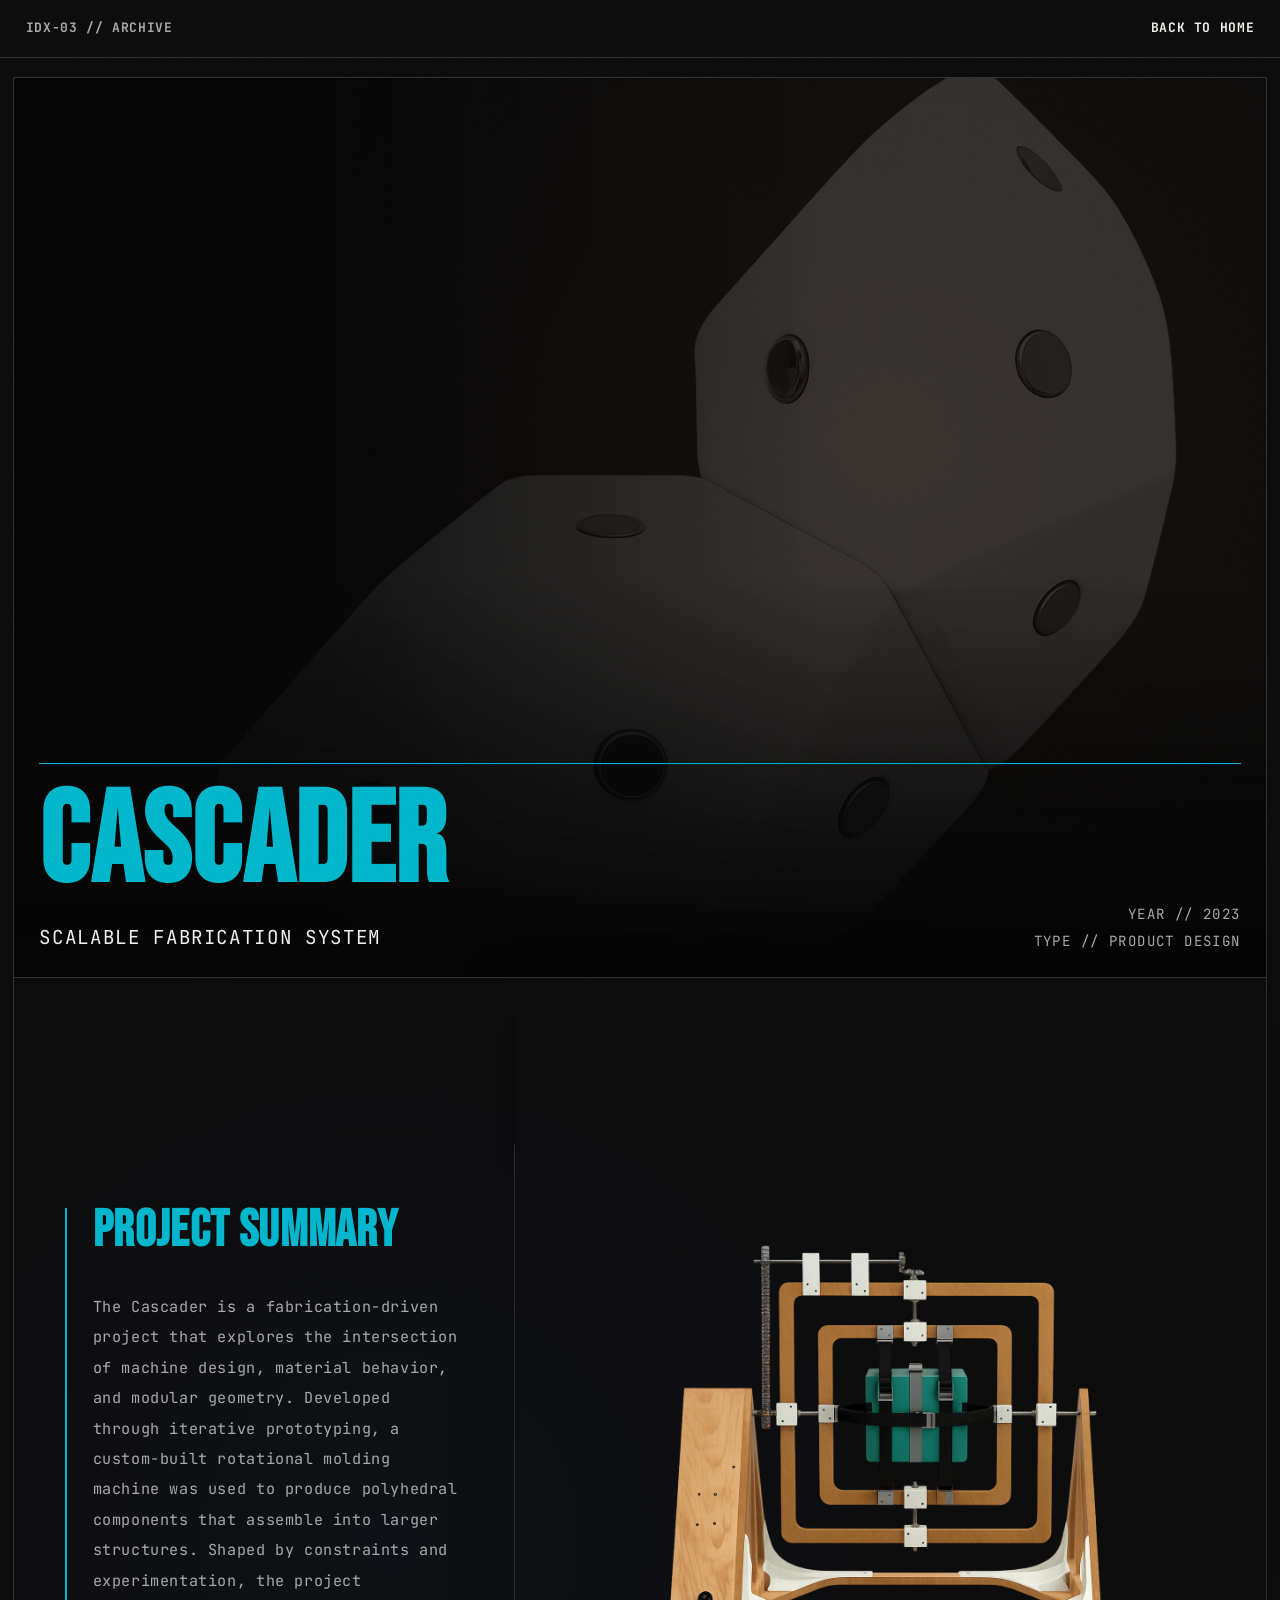
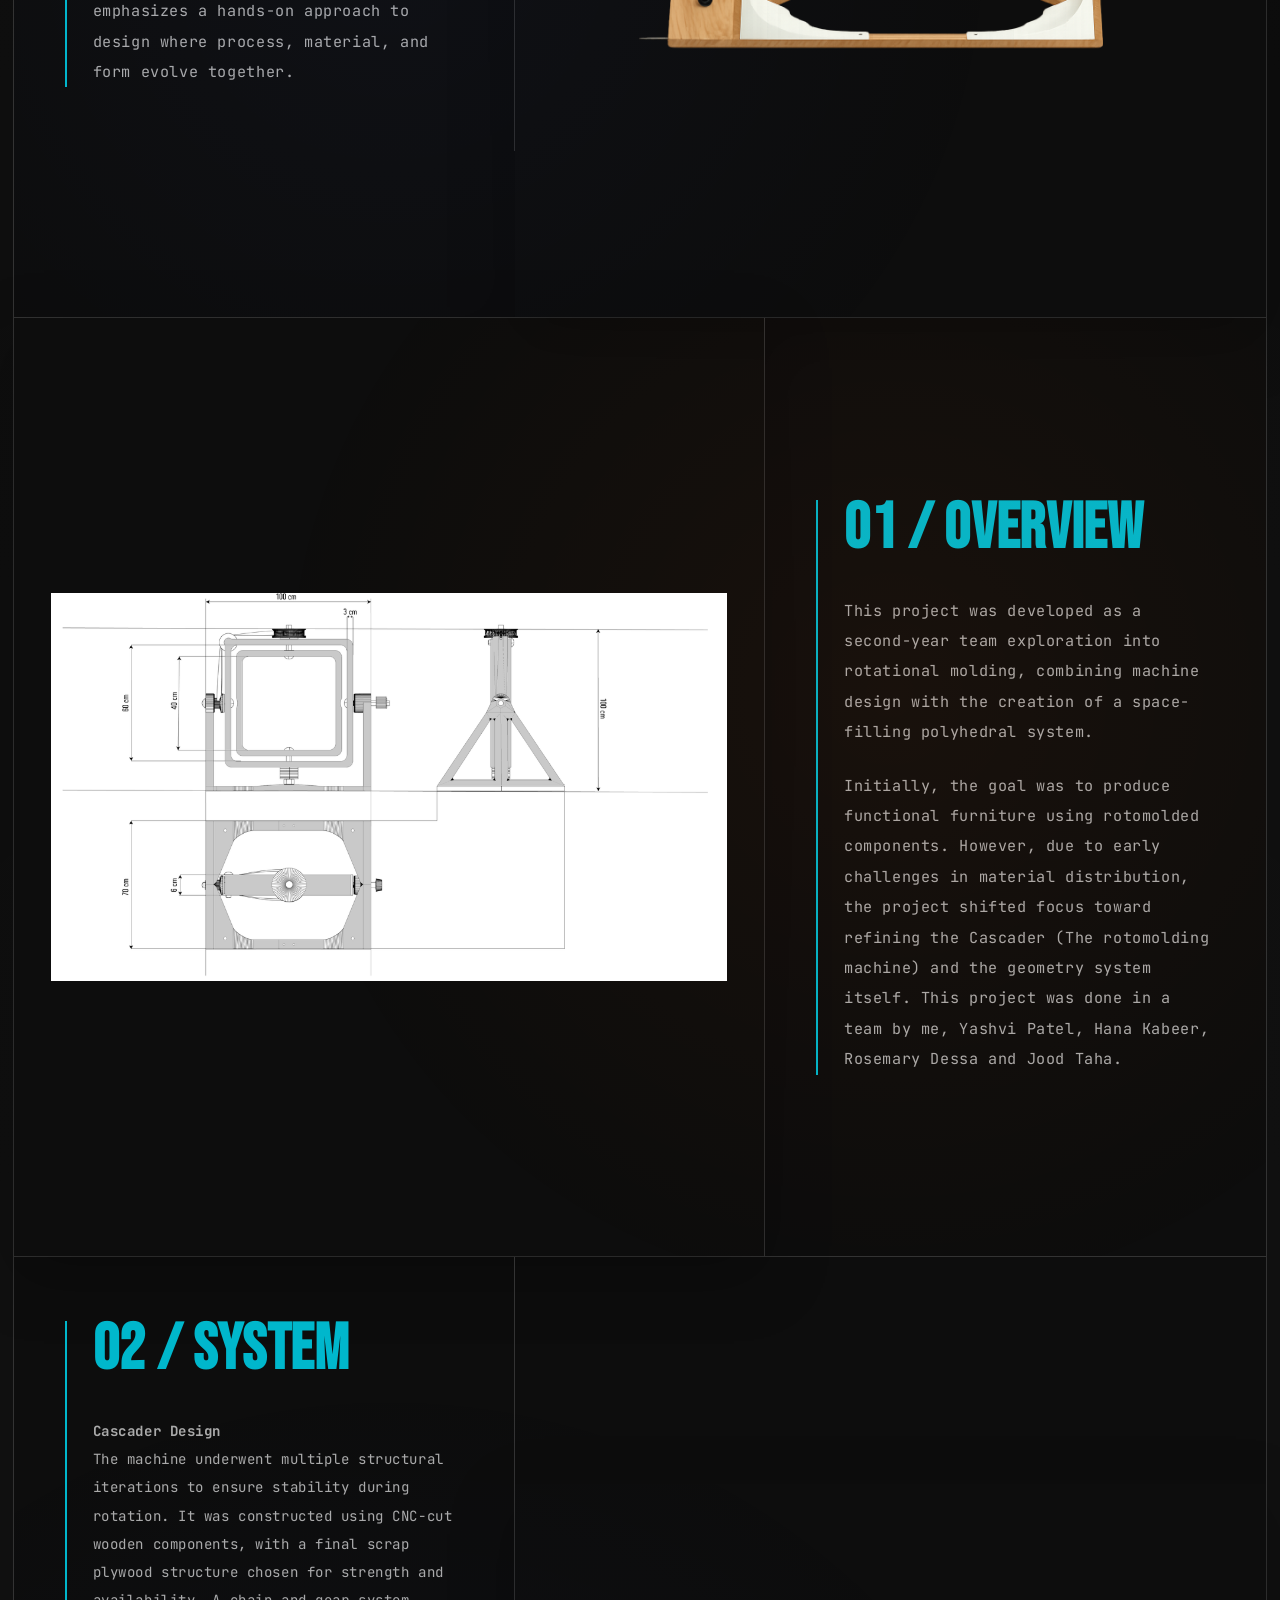
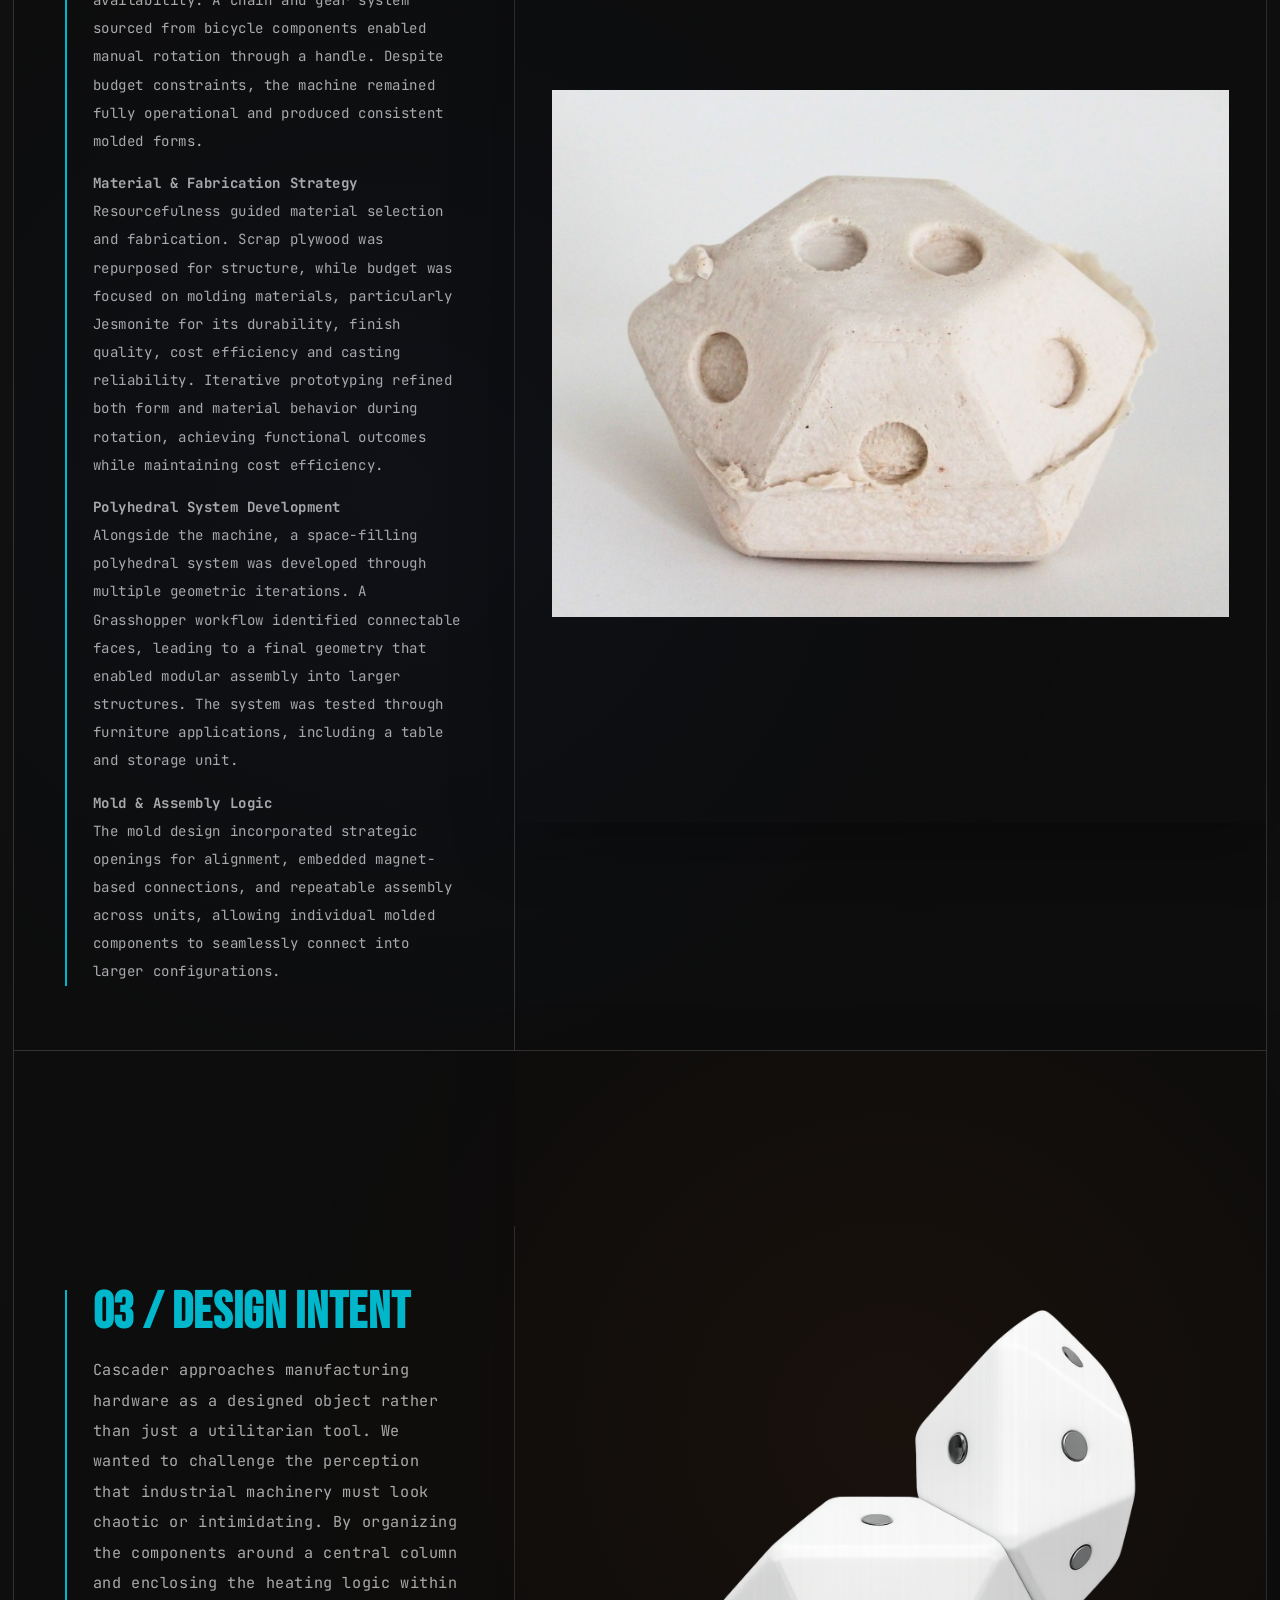
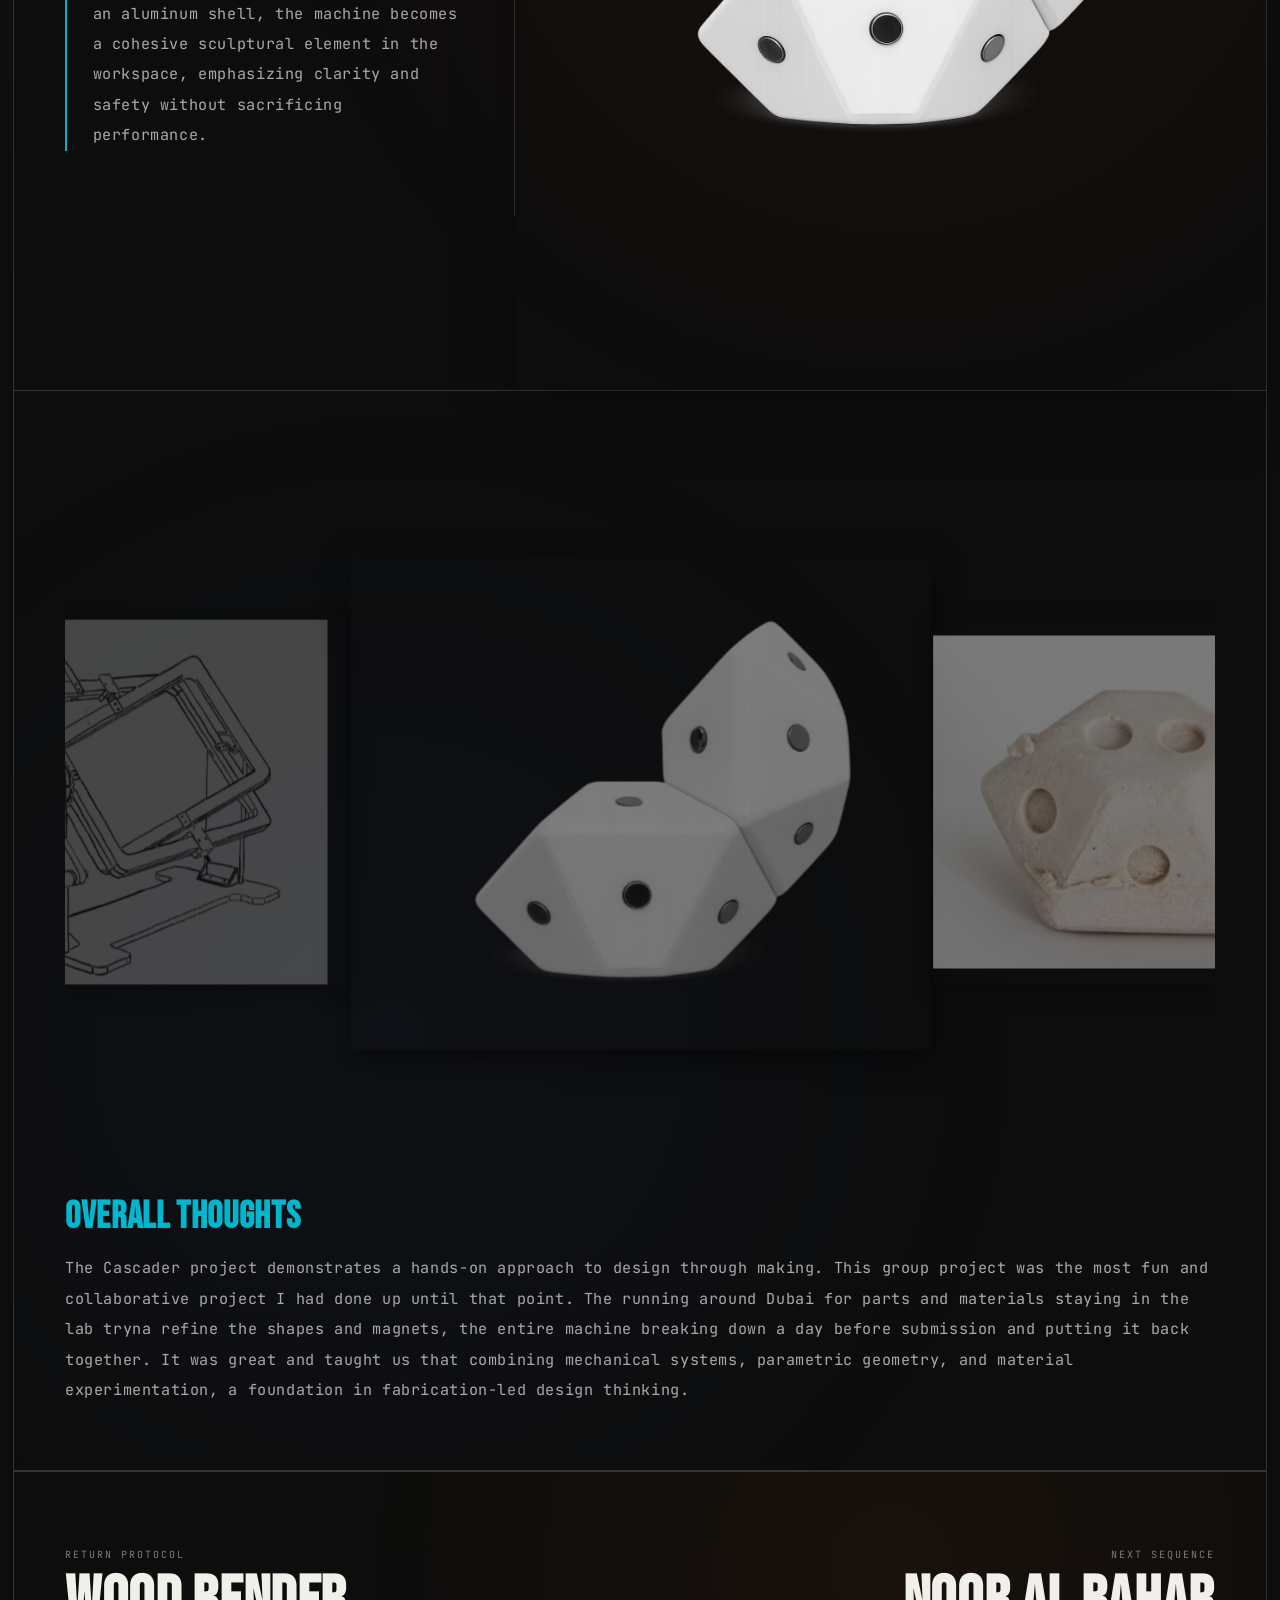
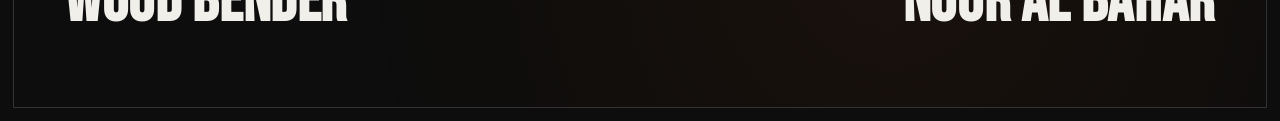
<file: cascader.html>
<!DOCTYPE html>
<html lang="en">
<head>
    <meta charset="UTF-8">
    <meta name="viewport" content="width=device-width, initial-scale=1.0">
    <title>CASCADER // ARYAN THOMAS</title>
    <link rel="preconnect" href="https://fonts.googleapis.com">
    <link rel="preconnect" href="https://fonts.gstatic.com" crossorigin>
    <link href="https://fonts.googleapis.com/css2?family=Bebas+Neue&family=JetBrains+Mono:wght@400;700&display=swap" rel="stylesheet">
    <link rel="stylesheet" href="styles.css">
    <link rel="stylesheet" href="project.css">
    <style>
        :root { --project-accent: #00B7CC; --accent: var(--project-accent); }
        /* Fader Group */
        .fader-group { position: relative; width: 100%; height: 100%; overflow: hidden; background: transparent; display: flex; justify-content: center; align-items: center; }
        .fade-img { position: absolute; inset: 0; width: 90%; height: 90%; margin: auto; object-fit: contain; object-position: center; opacity: 0; z-index: 1; transition: opacity 0.8s cubic-bezier(0.22, 1, 0.36, 1) !important; pointer-events: none; transform: none !important; filter: none !important; background-color: transparent !important; }
        .fade-img.active { opacity: 1; z-index: 2; pointer-events: auto; }
        /* Project Image Global override for non-VA */
        .project-image { object-fit: contain !important; object-position: center !important; width: 90% !important; height: 90% !important; margin: auto !important; }
        
        /* Subtle Hover Overlay Override */
        .grid-item:hover .img-wrap::after { opacity: 0 !important; }
        
        /* Lightbox */
        .lightbox-overlay { position: fixed; top: 0; left: 0; width: 100vw; height: 100vh; background: rgba(0,0,0,0.9); z-index: 9999; display: flex; justify-content: center; align-items: center; opacity: 0; pointer-events: none; transition: opacity 0.3s ease; cursor: zoom-out; }
        .lightbox-overlay.active { opacity: 1; pointer-events: auto; }
        .lightbox-img { max-width: 90vw; max-height: 90vh; object-fit: contain; transform: scale(0.95); transition: transform 0.3s ease; }
        .lightbox-overlay.active .lightbox-img { transform: scale(1); }
    </style>
</head>
<body class="project-page">

    <div class="global-grain"></div>

    <nav class="fixed-top-nav fade-element">
        <div class="nav-brand">IDX-03 // ARCHIVE</div>
        <div class="nav-links">
            <a href="index.html" class="nav-link">BACK TO HOME</a>
        </div>
    </nav>

    <main class="page-frame project-frame">

        <section class="proj-hero sys-grid-bottom fade-element">
            <div class="proj-hero-bg" style="background-image: url('../Rotomolding machine/1.png');"></div>
            <div class="hero-vignette"></div>
            <div class="proj-hero-content">
                <div class="proj-hero-left">
                    <h1 class="proj-title" style="white-space: nowrap;">CASCADER</h1>
                    <div class="proj-tagline">SCALABLE FABRICATION SYSTEM</div>
                </div>
                <div class="proj-hero-right mono-text mute-text">
                    <p>YEAR // 2023</p>
                    <p>TYPE // PRODUCT DESIGN</p>
                </div>
            </div>
        </section>

        <!-- PROJECT SUMMARY (LAYOUT A) -->
        <section class="proj-section sys-grid-bottom fade-element">
            <div class="proj-split-grid align-center-y" style="gap:0; padding:0;">
                <div class="proj-split-text border-right flex-col-center" style="padding: 5vw 4vw;">
                    <div class="embedded-text-block">
                        <h2 class="proj-section-title" style="font-size: clamp(2rem, 4vw, 5rem);">PROJECT SUMMARY</h2>
                        <div class="proj-body-text">
                            <p>The Cascader is a fabrication-driven project that explores the intersection of machine design, material behavior, and modular geometry. Developed through iterative prototyping, a custom-built rotational molding machine was used to produce polyhedral components that assemble into larger structures. Shaped by constraints and experimentation, the project emphasizes a hands-on approach to design where process, material, and form evolve together.</p>
                        </div>
                    </div>
                </div>
                <div class="proj-split-img flex-center">
                    <div class="grid-item w-100 fade-element">
                        <div class="media-container tall-ratio">
                            <img src="../Rotomolding machine/2.png" class="project-image">
                        </div>
                    </div>
                </div>
            </div>
        </section>

        <!-- 01 / OVERVIEW (LAYOUT B) -->
        <section class="proj-section sys-grid-bottom fade-element">
            <div class="proj-split-grid reverse align-center-y" style="gap:0; padding:0;">
                <div class="proj-split-img flex-center border-right">
                    <div class="grid-item w-100 fade-element">
                        <div class="media-container tall-ratio">
                            <img src="../Rotomolding machine/8.png" class="project-image">
                        </div>
                    </div>
                </div>
                <div class="proj-split-text flex-col-center" style="padding: 5vw 4vw;">
                    <div class="embedded-text-block">
                        <h2 class="proj-section-title">01 / OVERVIEW</h2>
                        <div class="proj-body-text">
                            <p>This project was developed as a second-year team exploration into rotational molding, combining machine design with the creation of a space-filling polyhedral system.</p>
                            <p style="margin-top:1.5em;">Initially, the goal was to produce functional furniture using rotomolded components. However, due to early challenges in material distribution, the project shifted focus toward refining the Cascader (The rotomolding machine) and the geometry system itself. This project was done in a team by me, Yashvi Patel, Hana Kabeer, Rosemary Dessa and Jood Taha.</p>
                        </div>
                    </div>
                </div>
            </div>
        </section>

        <!-- 02 / SYSTEM (LAYOUT A) -->
        <section class="proj-section sys-grid-bottom fade-element">
            <div class="proj-split-grid align-center-y" style="gap:0; padding:0;">
                <div class="proj-split-text border-right flex-col-center" style="padding: 5vw 4vw;">
                    <div class="embedded-text-block">
                        <h2 class="proj-section-title">02 / SYSTEM</h2>
                        <div class="proj-body-text" style="font-size: clamp(0.85rem, 1.1vw, 1.2rem);">
                            <p><strong>Cascader Design</strong><br>The machine underwent multiple structural iterations to ensure stability during rotation. It was constructed using CNC-cut wooden components, with a final scrap plywood structure chosen for strength and availability. A chain and gear system sourced from bicycle components enabled manual rotation through a handle. Despite budget constraints, the machine remained fully operational and produced consistent molded forms.</p>
                            <p style="margin-top:1em;"><strong>Material & Fabrication Strategy</strong><br>Resourcefulness guided material selection and fabrication. Scrap plywood was repurposed for structure, while budget was focused on molding materials, particularly Jesmonite for its durability, finish quality, cost efficiency and casting reliability. Iterative prototyping refined both form and material behavior during rotation, achieving functional outcomes while maintaining cost efficiency.</p>
                            <p style="margin-top:1em;"><strong>Polyhedral System Development</strong><br>Alongside the machine, a space-filling polyhedral system was developed through multiple geometric iterations. A Grasshopper workflow identified connectable faces, leading to a final geometry that enabled modular assembly into larger structures. The system was tested through furniture applications, including a table and storage unit.</p>
                            <p style="margin-top:1em;"><strong>Mold & Assembly Logic</strong><br>The mold design incorporated strategic openings for alignment, embedded magnet-based connections, and repeatable assembly across units, allowing individual molded components to seamlessly connect into larger configurations.</p>
                        </div>
                    </div>
                </div>
                <div class="proj-split-img flex-center">
                    <div class="grid-item w-100 fade-element">
                        <div class="media-container tall-ratio">
                            <img src="../Rotomolding machine/19.jpeg" class="project-image">
                        </div>
                    </div>
                </div>
            </div>
        </section>

        <!-- 03 / DESIGN INTENT (LAYOUT C) -->
        <!-- 03 / DESIGN INTENT (LAYOUT C) -->
        <section class="proj-section sys-grid-bottom fade-element">
            <div class="proj-split-grid align-center-y" style="gap:0; padding:0;">
                <div class="proj-split-text border-right flex-col-center" style="padding: 5vw 4vw;">
                    <div class="embedded-text-block">
                        <h2 class="proj-section-title" style="margin-bottom: 1.5vw; font-size: clamp(2rem, 4vw, 5rem);">03 / DESIGN INTENT</h2>
                        <div class="proj-body-text">
                            <p>Cascader approaches manufacturing hardware as a designed object rather than just a utilitarian tool. We wanted to challenge the perception that industrial machinery must look chaotic or intimidating. By organizing the components around a central column and enclosing the heating logic within an aluminum shell, the machine becomes a cohesive sculptural element in the workspace, emphasizing clarity and safety without sacrificing performance.</p>
                        </div>
                    </div>
                </div>
                <div class="proj-split-img flex-center">
                    <div class="grid-item w-100 fade-element">
                        <div class="media-container tall-ratio">
                            <img src="../Rotomolding machine/1.png" class="project-image">
                        </div>
                    </div>
                </div>
            </div>
        </section>

    <!-- Overall Thoughts -->
        <section class="proj-section sys-grid-bottom fade-element" style="padding: 5vw 4vw;">
            <div class="gallery-carousel auto-carousel" id="carousel-overall">
                <div class="carousel-track">
                    <div class="carousel-item"><img src="../Rotomolding machine/1.png" class="project-image"></div>
                    <div class="carousel-item"><img src="../Rotomolding machine/19.jpeg" class="project-image"></div>
                    <div class="carousel-item"><img src="../Rotomolding machine/2.png" class="project-image"></div>
                    <div class="carousel-item"><img src="../Rotomolding machine/20.jpeg" class="project-image"></div>
                    <div class="carousel-item"><img src="../Rotomolding machine/3.png" class="project-image"></div>
                    <div class="carousel-item"><img src="../Rotomolding machine/5.png" class="project-image"></div>
                    <div class="carousel-item"><img src="../Rotomolding machine/6.png" class="project-image"></div>
                    <div class="carousel-item"><img src="../Rotomolding machine/7.png" class="project-image"></div>
                    <div class="carousel-item"><img src="../Rotomolding machine/8.png" class="project-image"></div>
                    <div class="carousel-item"><img src="../Rotomolding machine/9.png" class="project-image"></div>
                </div>
            </div>
            <div class="embedded-text-block" style="width: 100%; max-width: 100%; margin: 4vw 0 0 0; border-left: none; padding-left: 0;">
                <h2 class="proj-section-title sm-title" style="margin-bottom: 1.5vw;">OVERALL THOUGHTS</h2>
                <div class="proj-body-text" style="width: 100%; max-width: 100%;">
                    <p>The Cascader project demonstrates a hands-on approach to design through making. This group project was the most fun and collaborative project I had done up until that point. The running around Dubai for parts and materials staying in the lab tryna refine the shapes and magnets, the entire machine breaking down a day before submission and putting it back together. It was great and taught us that combining mechanical systems, parametric geometry, and material experimentation, a foundation in fabrication-led design thinking.</p>
                </div>
            </div>
        </section>

        <section class="proj-nav-section fade-element p-pad">
            <a href="wood-bender.html" class="proj-nav-link left-nav" style="--project-accent: #9B59B6;">
                <span class="mono-text mute-text small-label">RETURN PROTOCOL</span>
                <h3 class="nav-headline">WOOD BENDER</h3>
            </a>
            <a href="noor-al-bahar.html" class="proj-nav-link right-nav" style="--project-accent: #FFA07A;">
                <span class="mono-text mute-text small-label">NEXT SEQUENCE</span>
                <h3 class="nav-headline">NOOR AL BAHAR</h3>
            </a>
        </section>

    </main>

    <script>
        window.addEventListener('load', () => { document.body.classList.add('loaded'); });
        const observer = new IntersectionObserver((entries) => {
            entries.forEach(entry => {
                if (entry.isIntersecting) {
                    entry.target.classList.add("visible");
                }
            });
        }, { threshold: 0.15 });

        document.querySelectorAll('.fade-element').forEach(el => {
            observer.observe(el);
        });

        // Auto Carousel Logic
        class AutoCarousel {
            constructor(element) {
                this.carousel = element;
                this.items = Array.from(element.querySelectorAll('.carousel-item'));
                this.currentIndex = 0;
                if(this.items.length === 0) return;
                this.update();
                
                if (element.intervalId) clearInterval(element.intervalId);
                element.intervalId = setInterval(() => {
                    this.currentIndex = (this.currentIndex + 1) % this.items.length;
                    this.update();
                }, 3000);
            }
            
            update() {
                const len = this.items.length;
                this.items.forEach((item, index) => {
                    item.className = 'carousel-item';
                    let diff = index - this.currentIndex;
                    if (diff > Math.floor(len / 2)) diff -= len;
                    if (diff < -Math.floor(len / 2)) diff += len;
                    
                    if (diff === 0) {
                        item.classList.add('active');
                    } else if (diff === -1) {
                        item.classList.add('prev-1');
                    } else if (diff === 1) {
                        item.classList.add('next-1');
                    } else if (diff === -2) {
                        item.classList.add('prev-2');
                    } else if (diff === 2) {
                        item.classList.add('next-2');
                    } else if (diff < -2) {
                        item.classList.add('hidden-left');
                    } else {
                        item.classList.add('hidden-right');
                    }
                });
            }
        }
        document.querySelectorAll('.auto-carousel').forEach(car => new AutoCarousel(car));

        // Lightbox Logic
        const overlay = document.createElement('div');
        overlay.className = 'lightbox-overlay';
        const overlayImg = document.createElement('img');
        overlayImg.className = 'lightbox-img';
        overlay.appendChild(overlayImg);
        document.body.appendChild(overlay);

        document.querySelectorAll('.project-image').forEach(img => {
            img.style.cursor = 'zoom-in';
            img.addEventListener('click', (e) => {
                const fader = img.closest('.fader-group');
                let src = img.src;
                if(fader) {
                    const activeImg = fader.querySelector('.fade-img.active');
                    if(activeImg) src = activeImg.src;
                }
                overlayImg.src = src;
                overlay.classList.add('active');
            });
        });
        overlay.addEventListener('click', () => {
            overlay.classList.remove('active');
        });
    </script>
</body>
</html>
</file>
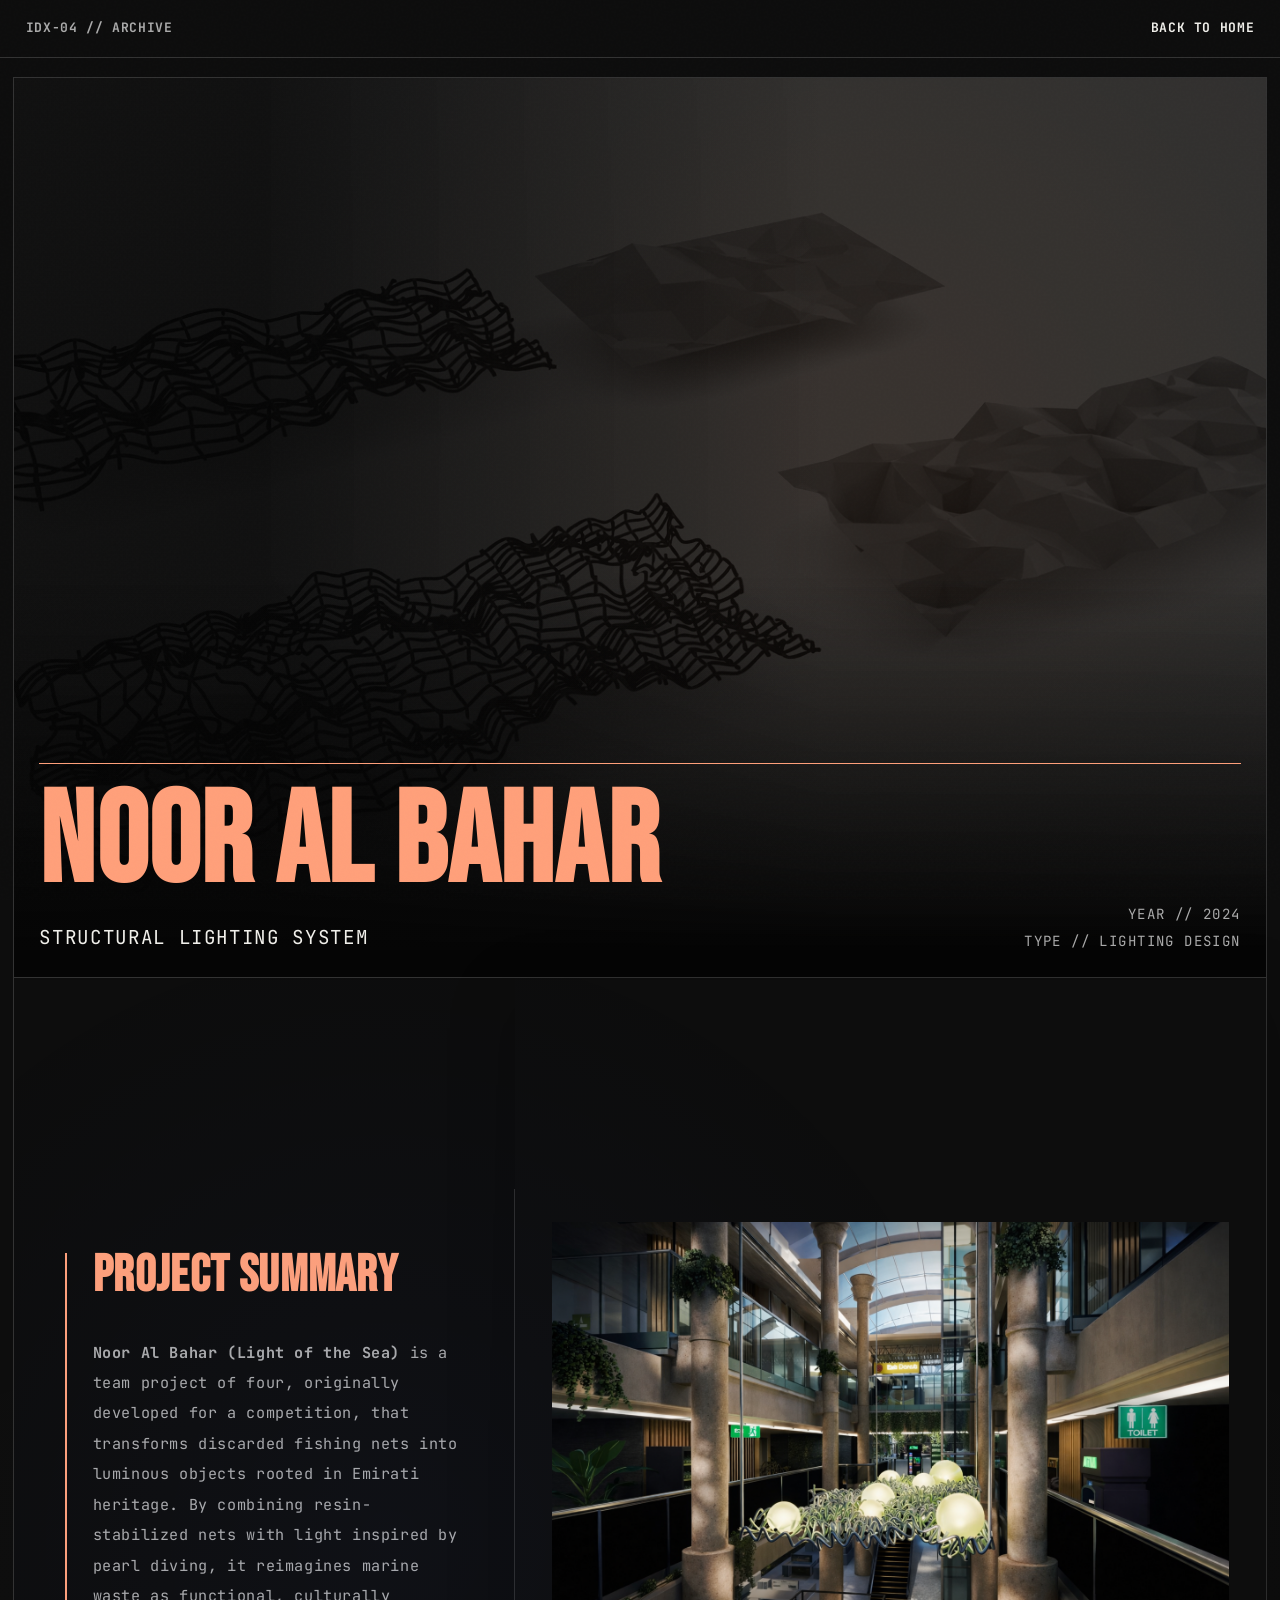
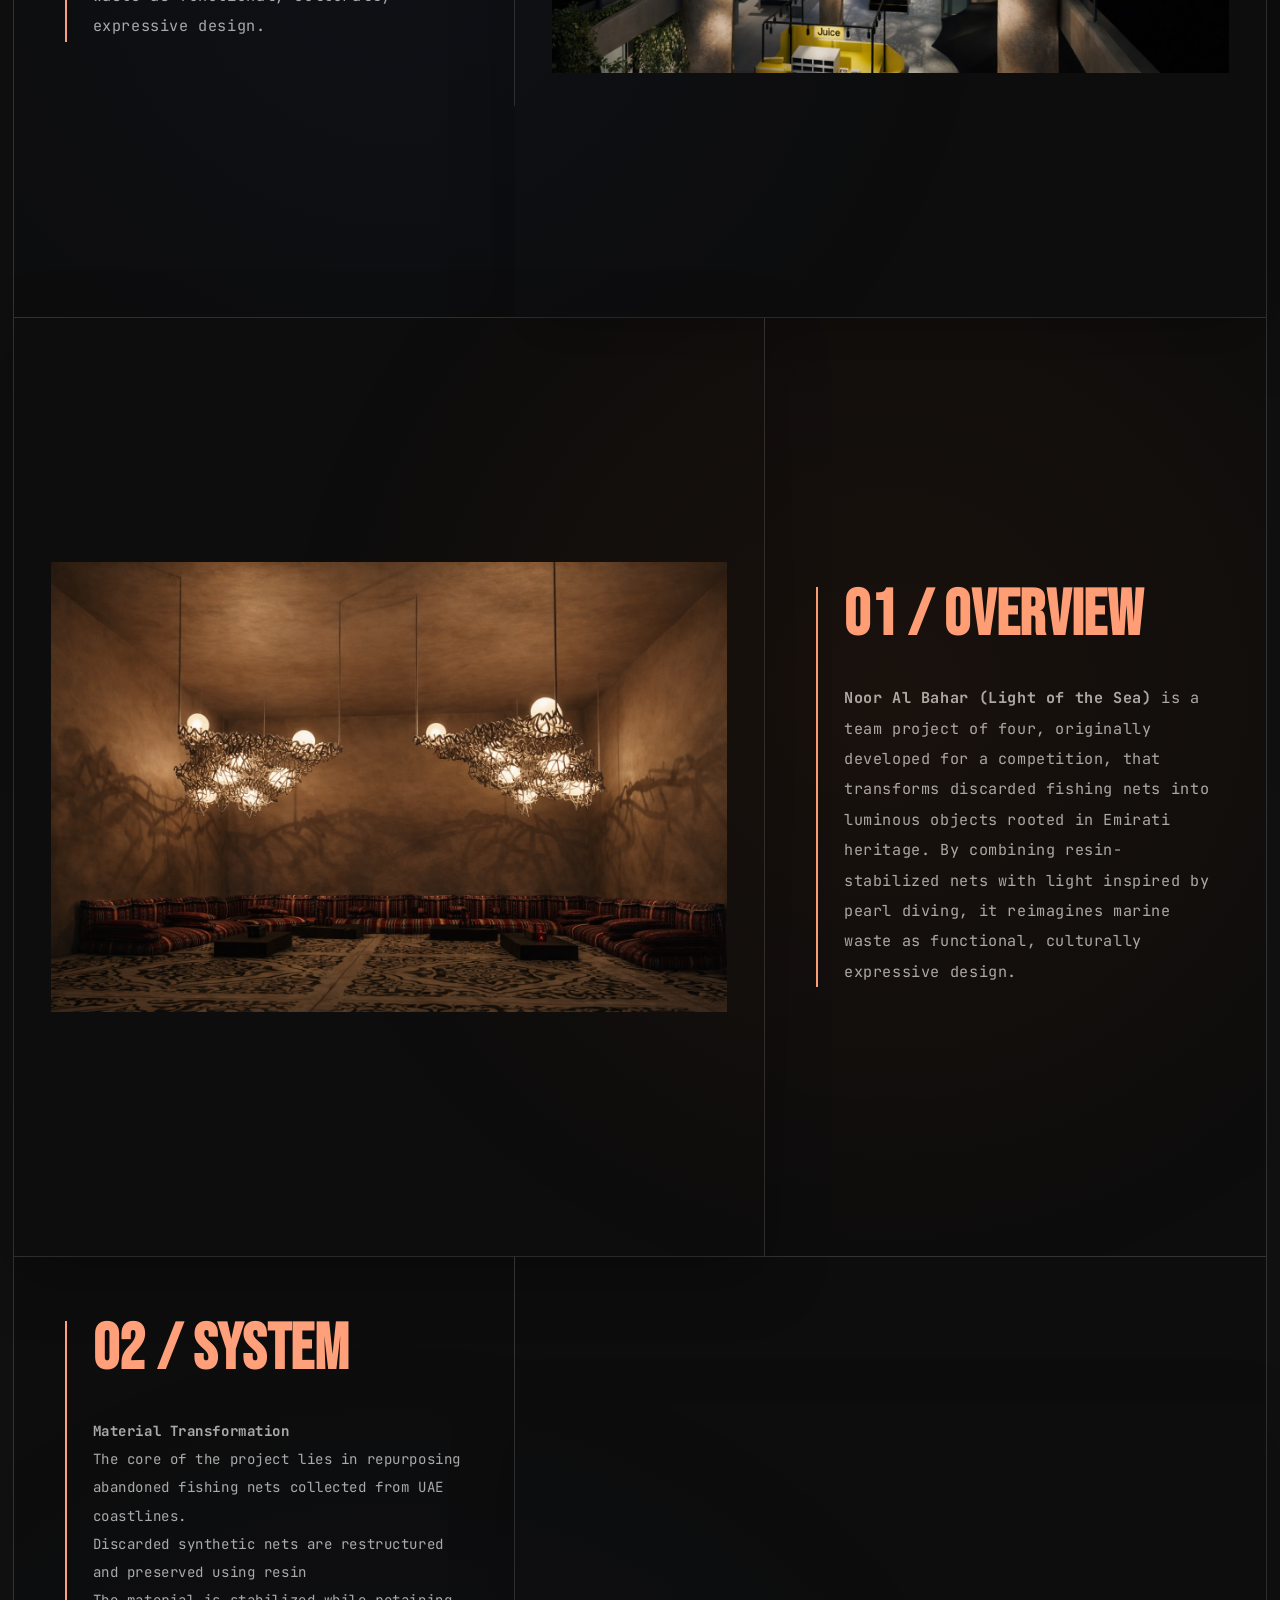
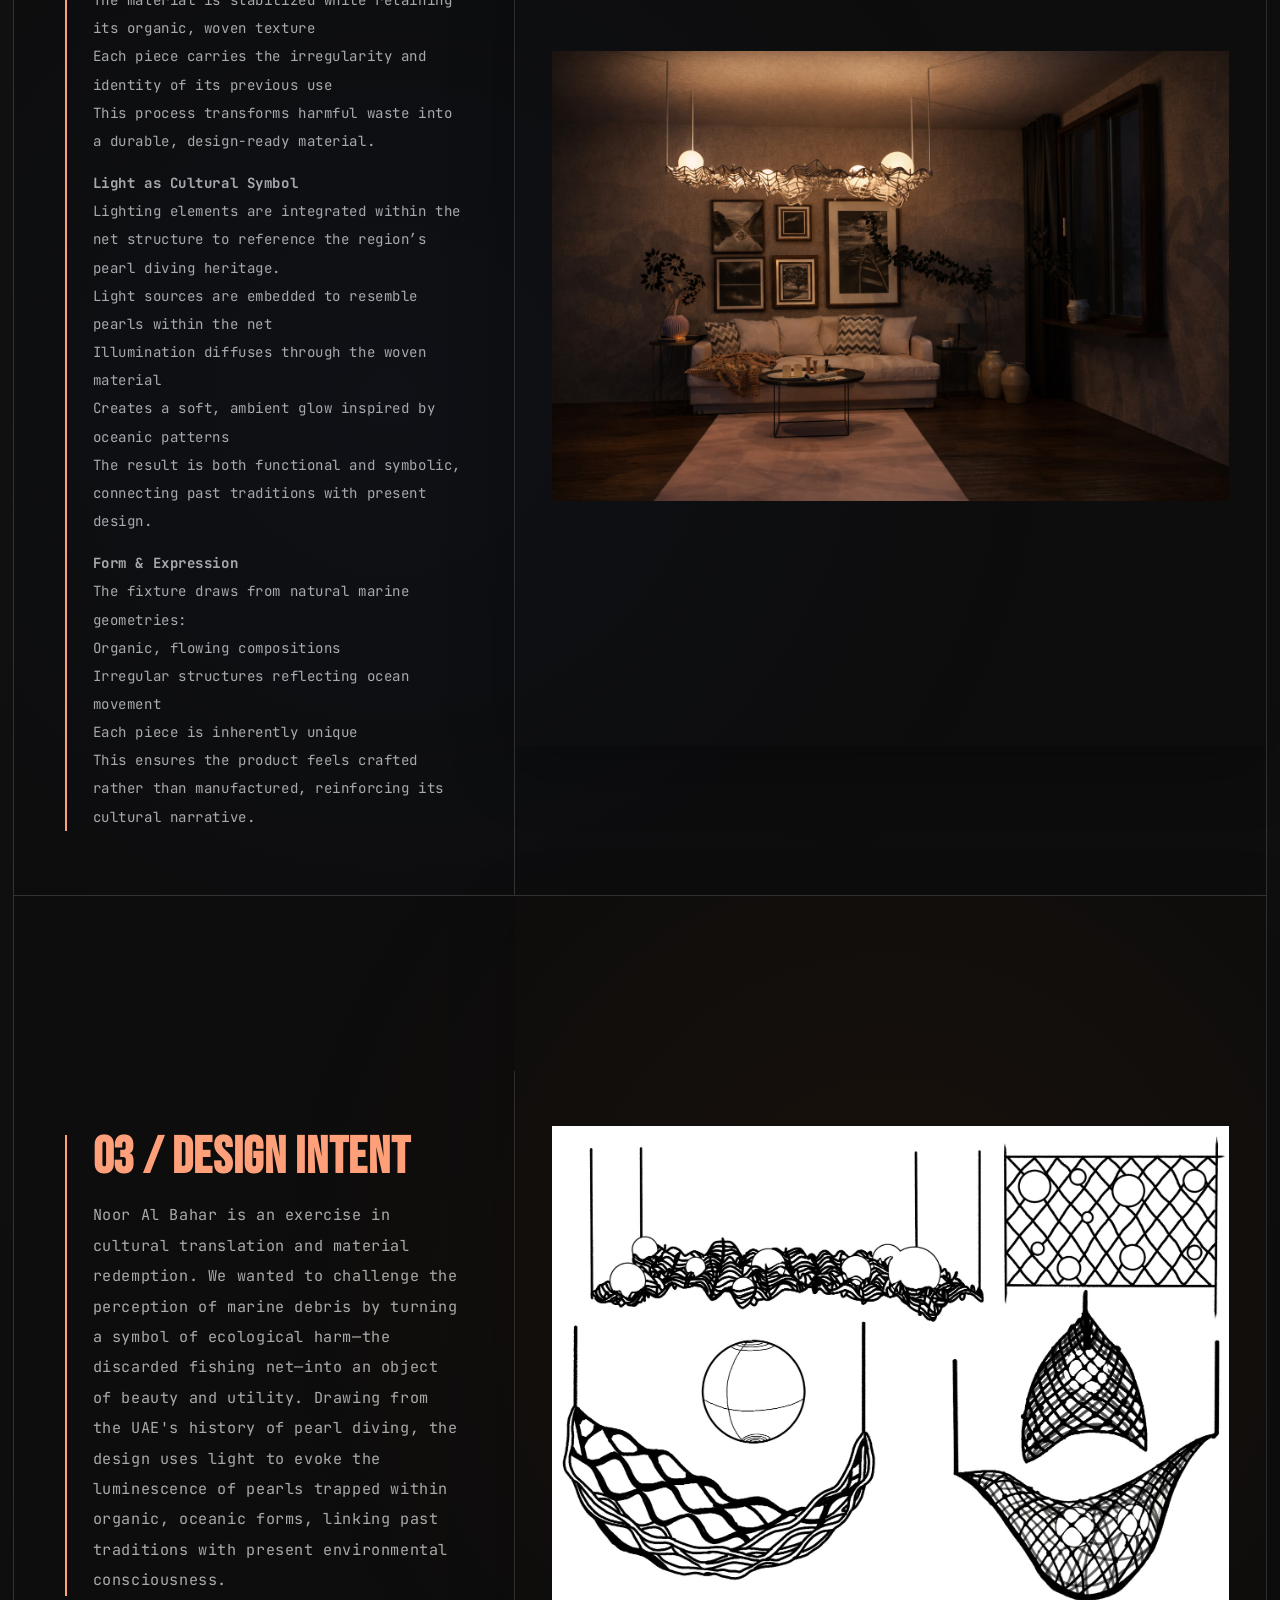
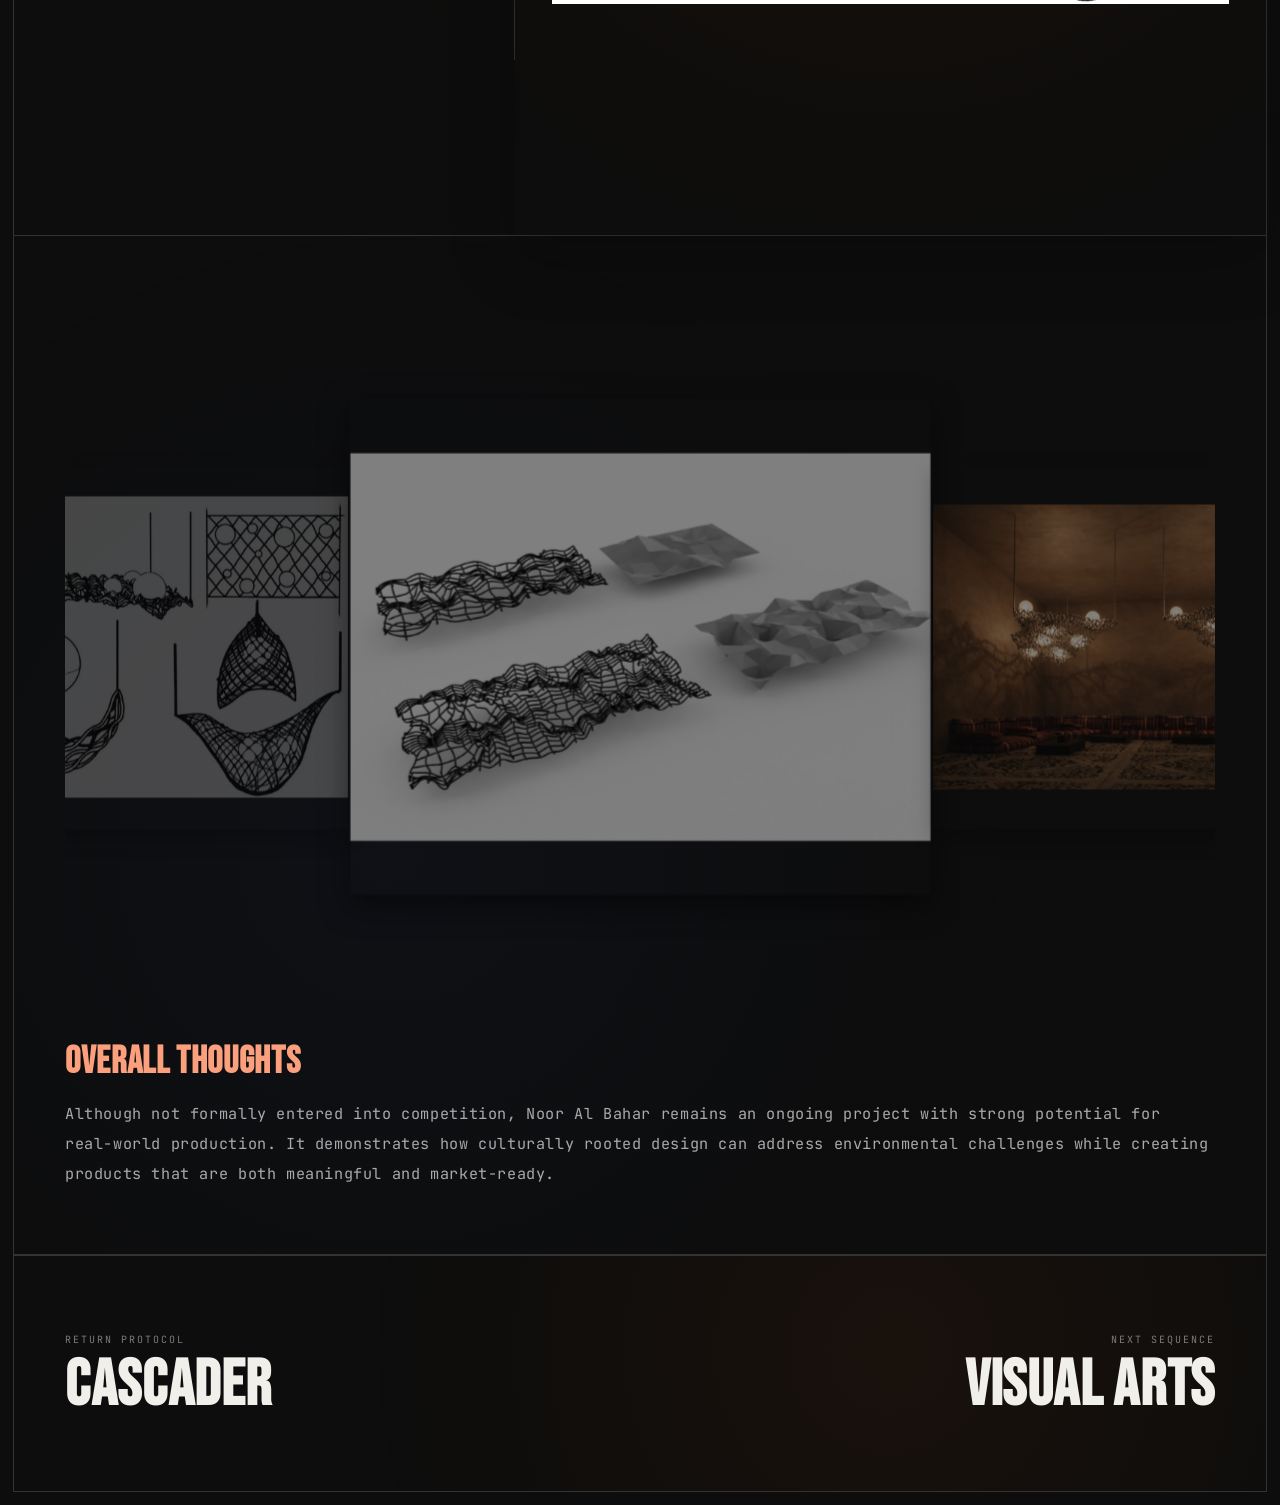
<file: noor-al-bahar.html>
<!DOCTYPE html>
<html lang="en">
<head>
    <meta charset="UTF-8">
    <meta name="viewport" content="width=device-width, initial-scale=1.0">
    <title>NOOR AL BAHAR // ARYAN THOMAS</title>
    <link rel="preconnect" href="https://fonts.googleapis.com">
    <link rel="preconnect" href="https://fonts.gstatic.com" crossorigin>
    <link href="https://fonts.googleapis.com/css2?family=Bebas+Neue&family=JetBrains+Mono:wght@400;700&display=swap" rel="stylesheet">
    <link rel="stylesheet" href="styles.css">
    <link rel="stylesheet" href="project.css">
    <style>
        :root { --project-accent: #FFA07A; --accent: var(--project-accent); }
        /* Fader Group */
        .fader-group { position: relative; width: 100%; height: 100%; overflow: hidden; background: transparent; display: flex; justify-content: center; align-items: center; }
        .fade-img { position: absolute; inset: 0; width: 90%; height: 90%; margin: auto; object-fit: contain; object-position: center; opacity: 0; z-index: 1; transition: opacity 0.8s cubic-bezier(0.22, 1, 0.36, 1) !important; pointer-events: none; transform: none !important; filter: none !important; background-color: transparent !important; }
        .fade-img.active { opacity: 1; z-index: 2; pointer-events: auto; }
        /* Project Image Global override for non-VA */
        .project-image { object-fit: contain !important; object-position: center !important; width: 90% !important; height: 90% !important; margin: auto !important; }
        
        /* Subtle Hover Overlay Override */
        .grid-item:hover .img-wrap::after { opacity: 0 !important; }
        
        /* Lightbox */
        .lightbox-overlay { position: fixed; top: 0; left: 0; width: 100vw; height: 100vh; background: rgba(0,0,0,0.9); z-index: 9999; display: flex; justify-content: center; align-items: center; opacity: 0; pointer-events: none; transition: opacity 0.3s ease; cursor: zoom-out; }
        .lightbox-overlay.active { opacity: 1; pointer-events: auto; }
        .lightbox-img { max-width: 90vw; max-height: 90vh; object-fit: contain; transform: scale(0.95); transition: transform 0.3s ease; }
        .lightbox-overlay.active .lightbox-img { transform: scale(1); }
    </style>
</head>
<body class="project-page">

    <div class="global-grain"></div>

    <nav class="fixed-top-nav fade-element">
        <div class="nav-brand">IDX-04 // ARCHIVE</div>
        <div class="nav-links">
            <a href="index.html" class="nav-link">BACK TO HOME</a>
        </div>
    </nav>

    <main class="page-frame project-frame">

        <section class="proj-hero sys-grid-bottom fade-element">
            <div class="proj-hero-bg" style="background-image: url('../Fishnet/1.png');"></div>
            <div class="hero-vignette"></div>
            <div class="proj-hero-content">
                <div class="proj-hero-left">
                    <h1 class="proj-title" style="white-space: nowrap;">NOOR AL BAHAR</h1>
                    <div class="proj-tagline">STRUCTURAL LIGHTING SYSTEM</div>
                </div>
                <div class="proj-hero-right mono-text mute-text">
                    <p>YEAR // 2024</p>
                    <p>TYPE // LIGHTING DESIGN</p>
                </div>
            </div>
        </section>

        <!-- PROJECT SUMMARY (LAYOUT A) -->
        <section class="proj-section sys-grid-bottom fade-element">
            <div class="proj-split-grid align-center-y" style="gap:0; padding:0;">
                <div class="proj-split-text border-right flex-col-center" style="padding: 5vw 4vw;">
                    <div class="embedded-text-block">
                        <h2 class="proj-section-title" style="font-size: clamp(2rem, 4vw, 5rem);">PROJECT SUMMARY</h2>
                        <div class="proj-body-text">
                            <p><strong>Noor Al Bahar (Light of the Sea)</strong> is a team project of four, originally developed for a competition, that transforms discarded fishing nets into luminous objects rooted in Emirati heritage. By combining resin-stabilized nets with light inspired by pearl diving, it reimagines marine waste as functional, culturally expressive design.</p>
                        </div>
                    </div>
                </div>
                <div class="proj-split-img flex-center">
                    <div class="grid-item w-100 fade-element">
                        <div class="media-container tall-ratio">
                            <img src="../Fishnet/3.png" class="project-image">
                        </div>
                    </div>
                </div>
            </div>
        </section>

        <!-- 01 / OVERVIEW (LAYOUT B) -->
        <section class="proj-section sys-grid-bottom fade-element">
            <div class="proj-split-grid reverse align-center-y" style="gap:0; padding:0;">
                <div class="proj-split-img flex-center border-right">
                    <div class="grid-item w-100 fade-element">
                        <div class="media-container tall-ratio">
                            <img src="../Fishnet/2.png" class="project-image">
                        </div>
                    </div>
                </div>
                <div class="proj-split-text flex-col-center" style="padding: 5vw 4vw;">
                    <div class="embedded-text-block">
                        <h2 class="proj-section-title">01 / OVERVIEW</h2>
                        <div class="proj-body-text">
                            <p><strong>Noor Al Bahar (Light of the Sea)</strong> is a team project of four, originally developed for a competition, that transforms discarded fishing nets into luminous objects rooted in Emirati heritage. By combining resin-stabilized nets with light inspired by pearl diving, it reimagines marine waste as functional, culturally expressive design.</p>
                        </div>
                    </div>
                </div>
            </div>
        </section>

        <!-- 02 / SYSTEM (LAYOUT A) -->
        <section class="proj-section sys-grid-bottom fade-element">
            <div class="proj-split-grid align-center-y" style="gap:0; padding:0;">
                <div class="proj-split-text border-right flex-col-center" style="padding: 5vw 4vw;">
                    <div class="embedded-text-block">
                        <h2 class="proj-section-title">02 / SYSTEM</h2>
                        <div class="proj-body-text" style="font-size: clamp(0.85rem, 1.1vw, 1.2rem);">
                            <p><strong>Material Transformation</strong><br>The core of the project lies in repurposing abandoned fishing nets collected from UAE coastlines.<br>Discarded synthetic nets are restructured and preserved using resin<br>The material is stabilized while retaining its organic, woven texture<br>Each piece carries the irregularity and identity of its previous use<br>This process transforms harmful waste into a durable, design-ready material.</p>
                            <p style="margin-top:1em;"><strong>Light as Cultural Symbol</strong><br>Lighting elements are integrated within the net structure to reference the region’s pearl diving heritage.<br>Light sources are embedded to resemble pearls within the net<br>Illumination diffuses through the woven material<br>Creates a soft, ambient glow inspired by oceanic patterns<br>The result is both functional and symbolic, connecting past traditions with present design.</p>
                            <p style="margin-top:1em;"><strong>Form & Expression</strong><br>The fixture draws from natural marine geometries:<br>Organic, flowing compositions<br>Irregular structures reflecting ocean movement<br>Each piece is inherently unique<br>This ensures the product feels crafted rather than manufactured, reinforcing its cultural narrative.</p>
                        </div>
                    </div>
                </div>
                <div class="proj-split-img flex-center">
                    <div class="grid-item w-100 fade-element">
                        <div class="media-container tall-ratio">
                            <img src="../Fishnet/4.png" class="project-image">
                        </div>
                    </div>
                </div>
            </div>
        </section>

        <!-- 03 / DESIGN INTENT (LAYOUT C) -->
        <section class="proj-section sys-grid-bottom fade-element">
            <div class="proj-split-grid align-center-y" style="gap:0; padding:0;">
                <div class="proj-split-text border-right flex-col-center" style="padding: 5vw 4vw;">
                    <div class="embedded-text-block">
                        <h2 class="proj-section-title" style="margin-bottom: 1.5vw; font-size: clamp(2rem, 4vw, 5rem);">03 / DESIGN INTENT</h2>
                        <div class="proj-body-text">
                            <p>Noor Al Bahar is an exercise in cultural translation and material redemption. We wanted to challenge the perception of marine debris by turning a symbol of ecological harm—the discarded fishing net—into an object of beauty and utility. Drawing from the UAE's history of pearl diving, the design uses light to evoke the luminescence of pearls trapped within organic, oceanic forms, linking past traditions with present environmental consciousness.</p>
                        </div>
                    </div>
                </div>
                <div class="proj-split-img flex-center">
                    <div class="grid-item w-100 fade-element">
                        <div class="media-container tall-ratio">
                            <img src="../Fishnet/5.jpg" class="project-image">
                        </div>
                    </div>
                </div>
            </div>
        </section>
        <!-- Overall Thoughts -->
        <section class="proj-section sys-grid-bottom fade-element" style="padding: 5vw 4vw;">
            <div class="gallery-carousel auto-carousel" id="carousel-overall">
                <div class="carousel-track">
                    <div class="carousel-item"><img src="../Fishnet/1.png" class="project-image"></div>
                    <div class="carousel-item"><img src="../Fishnet/2.png" class="project-image"></div>
                    <div class="carousel-item"><img src="../Fishnet/3.png" class="project-image"></div>
                    <div class="carousel-item"><img src="../Fishnet/4.png" class="project-image"></div>
                    <div class="carousel-item"><img src="../Fishnet/5.jpg" class="project-image"></div>
                </div>
            </div>
            <div class="embedded-text-block" style="width: 100%; max-width: 100%; margin: 4vw 0 0 0; border-left: none; padding-left: 0;">
                <h2 class="proj-section-title sm-title" style="margin-bottom: 1.5vw;">OVERALL THOUGHTS</h2>
                <div class="proj-body-text" style="width: 100%; max-width: 100%;">
                    <p>Although not formally entered into competition, Noor Al Bahar remains an ongoing project with strong potential for real-world production. It demonstrates how culturally rooted design can address environmental challenges while creating products that are both meaningful and market-ready.</p>
                </div>
            </div>
        </section>

        <section class="proj-nav-section fade-element p-pad">
            <a href="cascader.html" class="proj-nav-link left-nav" style="--project-accent: #00B7CC;">
                <span class="mono-text mute-text small-label">RETURN PROTOCOL</span>
                <h3 class="nav-headline">CASCADER</h3>
            </a>
            <a href="visual-arts.html" class="proj-nav-link right-nav">
                <span class="mono-text mute-text small-label">NEXT SEQUENCE</span>
                <h3 class="nav-headline">VISUAL ARTS</h3>
            </a>
        </section>

    </main>

    <script>
        window.addEventListener('load', () => { document.body.classList.add('loaded'); });
        const observer = new IntersectionObserver((entries) => {
            entries.forEach(entry => {
                if (entry.isIntersecting) {
                    entry.target.classList.add("visible");
                }
            });
        }, { threshold: 0.15 });

        document.querySelectorAll('.fade-element').forEach(el => {
            observer.observe(el);
        });

        // Auto Carousel Logic
        class AutoCarousel {
            constructor(element) {
                this.carousel = element;
                this.items = Array.from(element.querySelectorAll('.carousel-item'));
                this.currentIndex = 0;
                if(this.items.length === 0) return;
                this.update();
                
                if (element.intervalId) clearInterval(element.intervalId);
                element.intervalId = setInterval(() => {
                    this.currentIndex = (this.currentIndex + 1) % this.items.length;
                    this.update();
                }, 3000);
            }
            
            update() {
                const len = this.items.length;
                this.items.forEach((item, index) => {
                    item.className = 'carousel-item';
                    let diff = index - this.currentIndex;
                    if (diff > Math.floor(len / 2)) diff -= len;
                    if (diff < -Math.floor(len / 2)) diff += len;
                    
                    if (diff === 0) {
                        item.classList.add('active');
                    } else if (diff === -1) {
                        item.classList.add('prev-1');
                    } else if (diff === 1) {
                        item.classList.add('next-1');
                    } else if (diff === -2) {
                        item.classList.add('prev-2');
                    } else if (diff === 2) {
                        item.classList.add('next-2');
                    } else if (diff < -2) {
                        item.classList.add('hidden-left');
                    } else {
                        item.classList.add('hidden-right');
                    }
                });
            }
        }
        document.querySelectorAll('.auto-carousel').forEach(car => new AutoCarousel(car));

        // Lightbox Logic
        const overlay = document.createElement('div');
        overlay.className = 'lightbox-overlay';
        const overlayImg = document.createElement('img');
        overlayImg.className = 'lightbox-img';
        overlay.appendChild(overlayImg);
        document.body.appendChild(overlay);

        document.querySelectorAll('.project-image').forEach(img => {
            img.style.cursor = 'zoom-in';
            img.addEventListener('click', (e) => {
                const fader = img.closest('.fader-group');
                let src = img.src;
                if(fader) {
                    const activeImg = fader.querySelector('.fade-img.active');
                    if(activeImg) src = activeImg.src;
                }
                overlayImg.src = src;
                overlay.classList.add('active');
            });
        });
        overlay.addEventListener('click', () => {
            overlay.classList.remove('active');
        });
    </script>
</body>
</html>
</file>
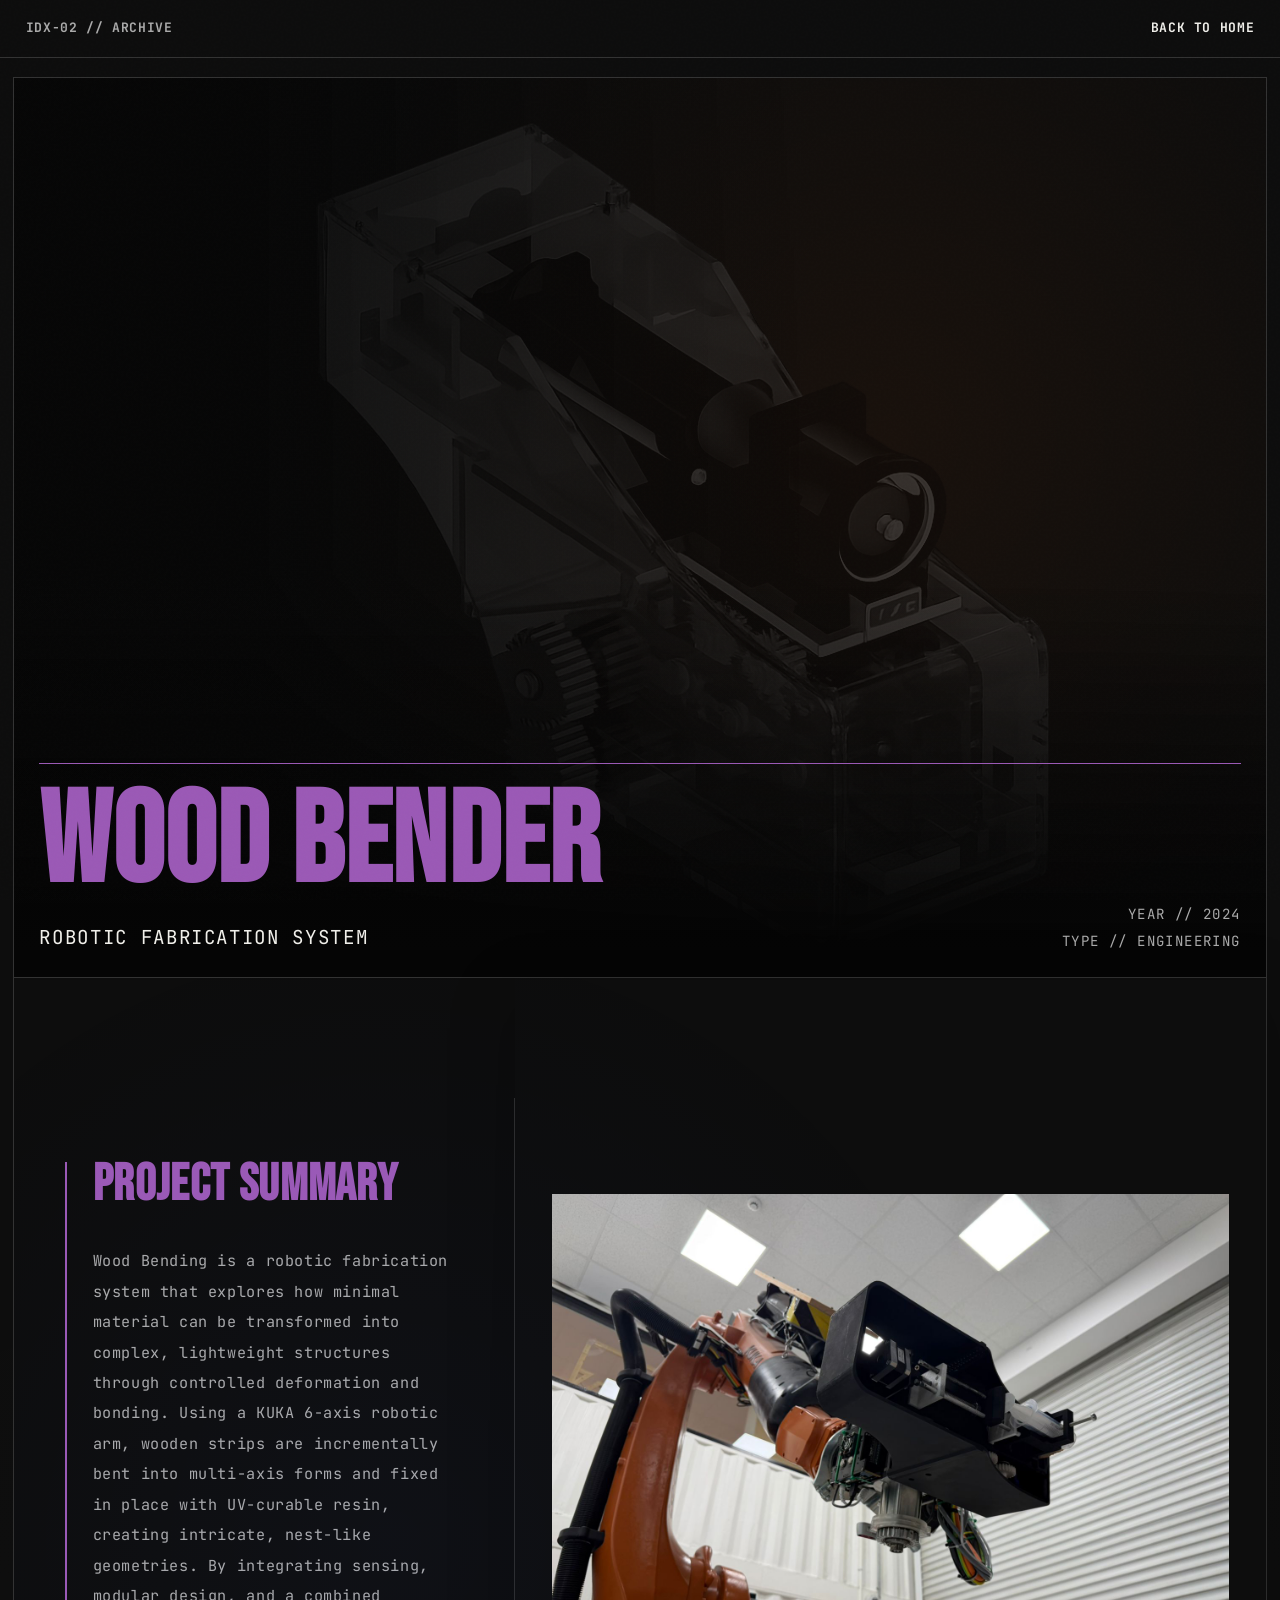
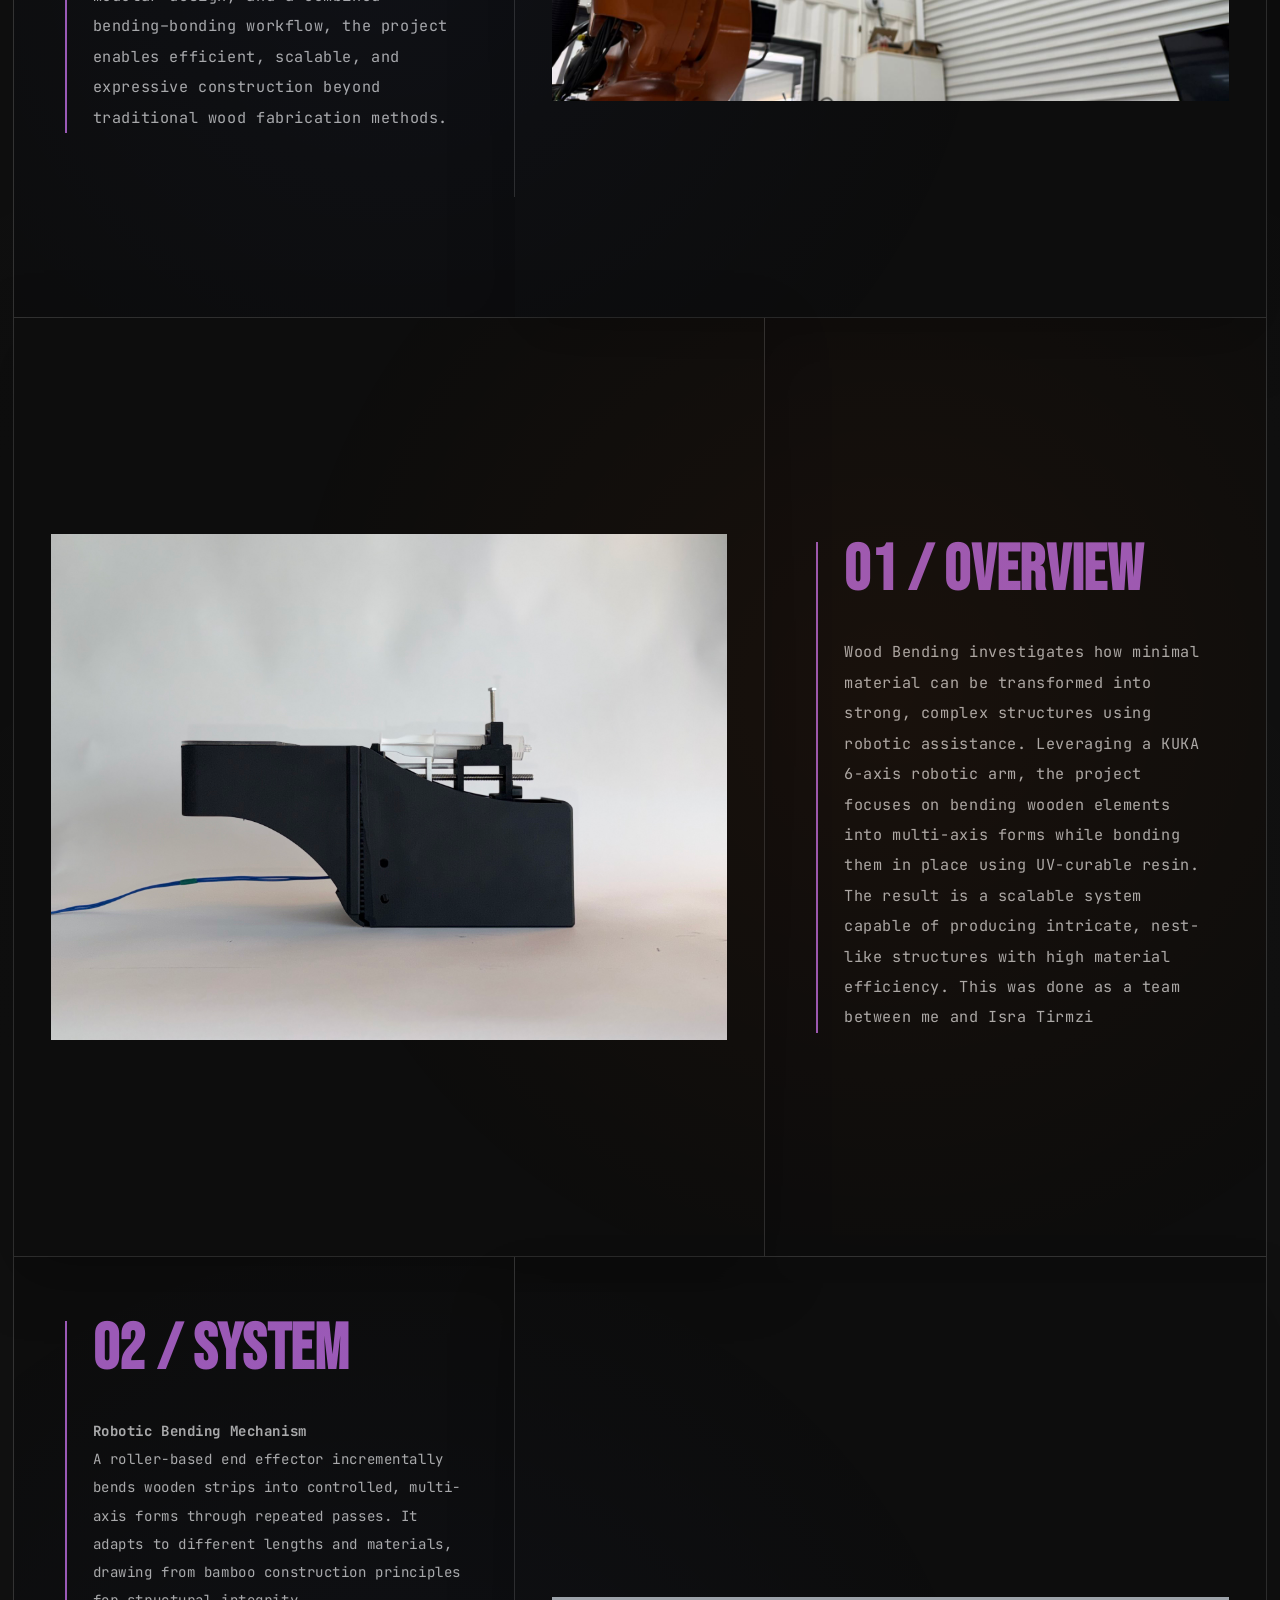
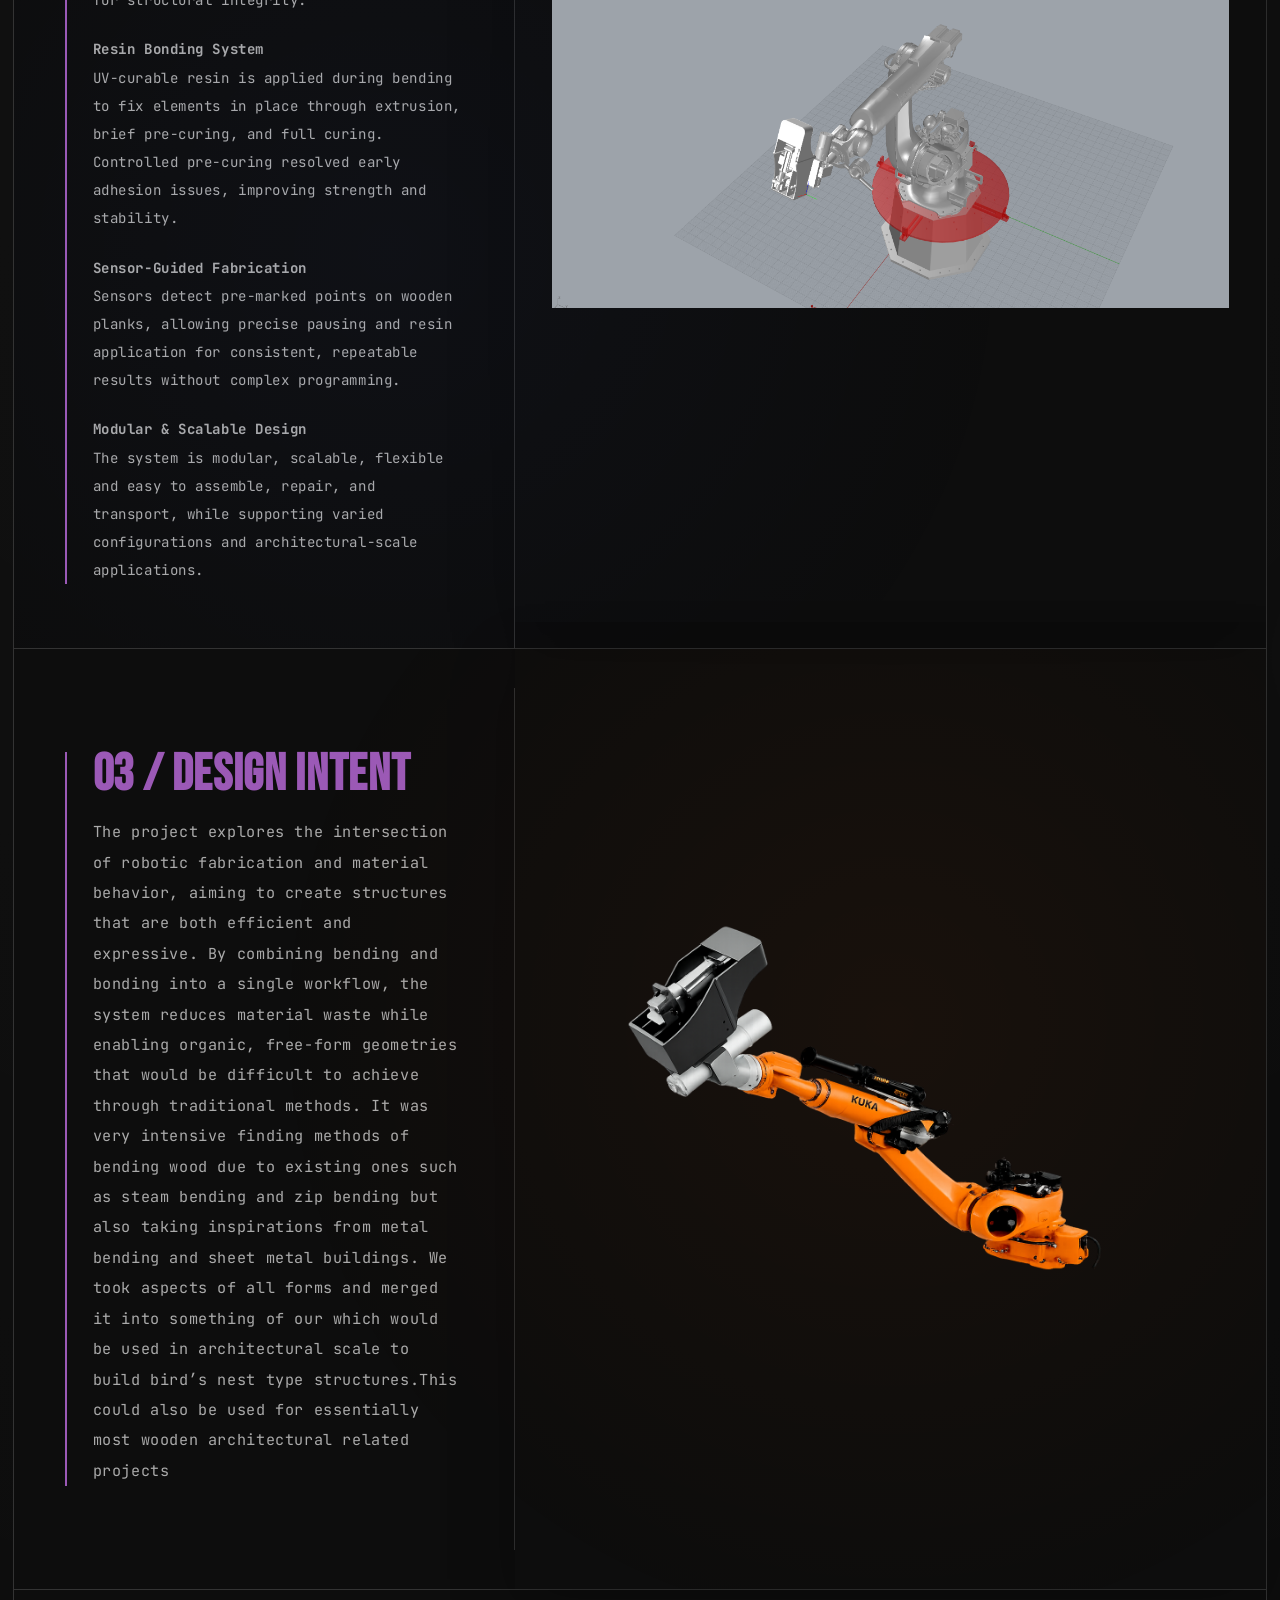
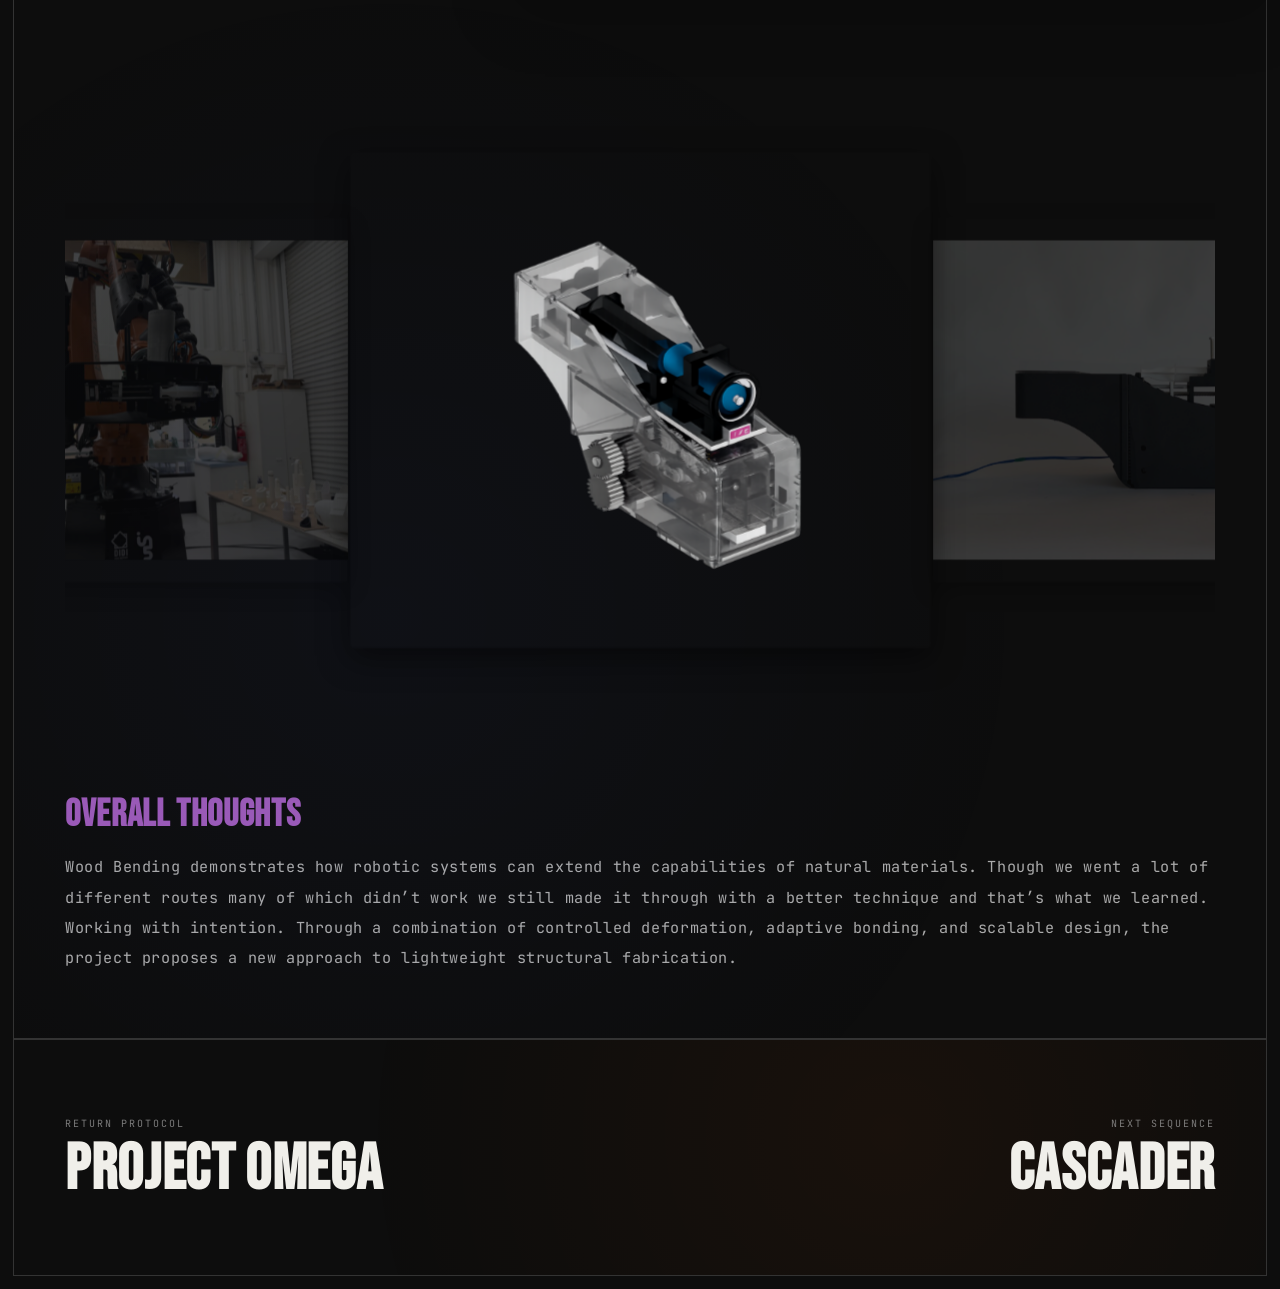
<file: wood-bender.html>
<!DOCTYPE html>
<html lang="en">
<head>
    <meta charset="UTF-8">
    <meta name="viewport" content="width=device-width, initial-scale=1.0">
    <title>WOOD BENDER // ARYAN THOMAS</title>
    <link rel="preconnect" href="https://fonts.googleapis.com">
    <link rel="preconnect" href="https://fonts.gstatic.com" crossorigin>
    <link href="https://fonts.googleapis.com/css2?family=Bebas+Neue&family=JetBrains+Mono:wght@400;700&display=swap" rel="stylesheet">
    <link rel="stylesheet" href="styles.css">
    <link rel="stylesheet" href="project.css">
    <style>
        :root { --project-accent: #9B59B6; --accent: var(--project-accent); }
        /* Fader Group */
        .fader-group { position: relative; width: 100%; height: 100%; overflow: hidden; background: transparent; display: flex; justify-content: center; align-items: center; }
        .fade-img { position: absolute; inset: 0; width: 90%; height: 90%; margin: auto; object-fit: contain; object-position: center; opacity: 0; z-index: 1; transition: opacity 0.8s cubic-bezier(0.22, 1, 0.36, 1) !important; pointer-events: none; transform: none !important; filter: none !important; background-color: transparent !important; }
        .fade-img.active { opacity: 1; z-index: 2; pointer-events: auto; }
        /* Container Alignment Fixes */
        .media-container {
            display: flex !important;
            justify-content: center !important;
            align-items: center !important;
            margin: auto !important;
        }

        /* Project Image Global override for non-VA */
        .project-image { 
            object-fit: contain !important; 
            object-position: center !important; 
            width: 100% !important; 
            height: 100% !important; 
            max-width: 90% !important; 
            max-height: 90% !important; 
            margin: auto !important; 
            display: block !important; 
        }
        
        /* Subtle Hover Overlay Override */
        .grid-item:hover .img-wrap::after { opacity: 0 !important; }
        
        /* Lightbox */
        .lightbox-overlay { position: fixed; top: 0; left: 0; width: 100vw; height: 100vh; background: rgba(0,0,0,0.9); z-index: 9999; display: flex; justify-content: center; align-items: center; opacity: 0; pointer-events: none; transition: opacity 0.3s ease; cursor: zoom-out; }
        .lightbox-overlay.active { opacity: 1; pointer-events: auto; }
        .lightbox-img { max-width: 90vw; max-height: 90vh; object-fit: contain; transform: scale(0.95); transition: transform 0.3s ease; }
        .lightbox-overlay.active .lightbox-img { transform: scale(1); }
    </style>
</head>
<body class="project-page">

    <div class="global-grain"></div>

    <nav class="fixed-top-nav fade-element">
        <div class="nav-brand">IDX-02 // ARCHIVE</div>
        <div class="nav-links">
            <a href="index.html" class="nav-link">BACK TO HOME</a>
        </div>
    </nav>

    <main class="page-frame project-frame">

        <section class="proj-hero sys-grid-bottom fade-element">
            <div class="proj-hero-bg" style="background-image: url('../Wood Bending/1.png');"></div>
            <div class="hero-vignette"></div>
            <div class="proj-hero-content">
                <div class="proj-hero-left">
                    <h1 class="proj-title" style="white-space: nowrap;">WOOD BENDER</h1>
                    <div class="proj-tagline">ROBOTIC FABRICATION SYSTEM</div>
                </div>
                <div class="proj-hero-right mono-text mute-text">
                    <p>YEAR // 2024</p>
                    <p>TYPE // ENGINEERING</p>
                </div>
            </div>
        </section>

        <!-- PROJECT SUMMARY (LAYOUT A) -->
        <section class="proj-section sys-grid-bottom fade-element">
            <div class="proj-split-grid align-center-y" style="gap:0; padding:0;">
                <div class="proj-split-text border-right flex-col-center" style="padding: 5vw 4vw;">
                    <div class="embedded-text-block">
                        <h2 class="proj-section-title" style="font-size: clamp(2rem, 4vw, 5rem);">PROJECT SUMMARY</h2>
                        <div class="proj-body-text">
                            <p>Wood Bending is a robotic fabrication system that explores how minimal material can be transformed into complex, lightweight structures through controlled deformation and bonding. Using a KUKA 6-axis robotic arm, wooden strips are incrementally bent into multi-axis forms and fixed in place with UV-curable resin, creating intricate, nest-like geometries. By integrating sensing, modular design, and a combined bending–bonding workflow, the project enables efficient, scalable, and expressive construction beyond traditional wood fabrication methods.</p>
                        </div>
                    </div>
                </div>
                <div class="proj-split-img flex-center">
                    <div class="grid-item w-100 fade-element">
                        <div class="media-container tall-ratio">
                            <img src="../Wood Bending/14.jpeg" class="project-image">
                        </div>
                    </div>
                </div>
            </div>
        </section>

        <!-- 01 / OVERVIEW (LAYOUT B) -->
        <section class="proj-section sys-grid-bottom fade-element">
            <div class="proj-split-grid reverse align-center-y" style="gap:0; padding:0;">
                <div class="proj-split-img flex-center border-right">
                    <div class="grid-item w-100 fade-element">
                        <div class="media-container tall-ratio">
                            <img src="../Wood Bending/10.jpg" class="project-image">
                        </div>
                    </div>
                </div>
                <div class="proj-split-text flex-col-center" style="padding: 5vw 4vw;">
                    <div class="embedded-text-block">
                        <h2 class="proj-section-title">01 / OVERVIEW</h2>
                        <div class="proj-body-text">
                            <p>Wood Bending investigates how minimal material can be transformed into strong, complex structures using robotic assistance. Leveraging a KUKA 6-axis robotic arm, the project focuses on bending wooden elements into multi-axis forms while bonding them in place using UV-curable resin. The result is a scalable system capable of producing intricate, nest-like structures with high material efficiency. This was done as a team between me and Isra Tirmzi</p>
                        </div>
                    </div>
                </div>
            </div>
        </section>

        <!-- 02 / SYSTEM (LAYOUT A) -->
        <section class="proj-section sys-grid-bottom fade-element">
            <div class="proj-split-grid align-center-y" style="gap:0; padding:0;">
                <div class="proj-split-text border-right flex-col-center" style="padding: 5vw 4vw;">
                    <div class="embedded-text-block">
                        <h2 class="proj-section-title">02 / SYSTEM</h2>
                        <div class="proj-body-text" style="font-size: clamp(0.85rem, 1.1vw, 1.2rem);">
                            <p><strong>Robotic Bending Mechanism</strong><br>A roller-based end effector incrementally bends wooden strips into controlled, multi-axis forms through repeated passes. It adapts to different lengths and materials, drawing from bamboo construction principles for structural integrity.</p>
                            <p style="margin-top:1.5em;"><strong>Resin Bonding System</strong><br>UV-curable resin is applied during bending to fix elements in place through extrusion, brief pre-curing, and full curing. Controlled pre-curing resolved early adhesion issues, improving strength and stability.</p>
                            <p style="margin-top:1.5em;"><strong>Sensor-Guided Fabrication</strong><br>Sensors detect pre-marked points on wooden planks, allowing precise pausing and resin application for consistent, repeatable results without complex programming.</p>
                            <p style="margin-top:1.5em;"><strong>Modular & Scalable Design</strong><br>The system is modular, scalable, flexible and easy to assemble, repair, and transport, while supporting varied configurations and architectural-scale applications.</p>
                        </div>
                    </div>
                </div>
                <div class="proj-split-img flex-center">
                    <div class="grid-item w-100 fade-element">
                        <div class="media-container tall-ratio">
                            <img src="../Wood Bending/15.png" class="project-image">
                        </div>
                    </div>
                </div>
            </div>
        </section>

        <!-- 03 / DESIGN INTENT (LAYOUT C) -->
        <section class="proj-section sys-grid-bottom fade-element">
            <div class="proj-split-grid align-center-y" style="gap:0; padding:0;">
                <div class="proj-split-text border-right flex-col-center" style="padding: 5vw 4vw;">
                    <div class="embedded-text-block">
                        <h2 class="proj-section-title" style="margin-bottom: 1.5vw; font-size: clamp(2rem, 4vw, 5rem);">03 / DESIGN INTENT</h2>
                        <div class="proj-body-text">
                            <p>The project explores the intersection of robotic fabrication and material behavior, aiming to create structures that are both efficient and expressive. By combining bending and bonding into a single workflow, the system reduces material waste while enabling organic, free-form geometries that would be difficult to achieve through traditional methods. It was very intensive finding methods of bending wood due to existing ones such as steam bending and zip bending but also taking inspirations from metal bending and sheet metal buildings. We took aspects of all forms and merged it into something of our which would be used in architectural scale to build bird’s nest type structures.This could also be used for essentially most wooden architectural related projects</p>
                        </div>
                    </div>
                </div>
                <div class="proj-split-img flex-center">
                    <div class="grid-item w-100 fade-element">
                        <div class="media-container tall-ratio">
                            <img src="../Wood Bending/2.png" class="project-image">
                        </div>
                    </div>
                </div>
            </div>
        </section>

    <!-- Overall Thoughts -->
        <section class="proj-section sys-grid-bottom fade-element" style="padding: 5vw 4vw;">
            <div class="gallery-carousel auto-carousel" id="carousel-overall">
                <div class="carousel-track">
                    <div class="carousel-item"><img src="../Wood Bending/1.png" class="project-image"></div>
                    <div class="carousel-item"><img src="../Wood Bending/10.jpg" class="project-image"></div>
                    <div class="carousel-item"><img src="../Wood Bending/11.jpg" class="project-image"></div>
                    <div class="carousel-item"><img src="../Wood Bending/12.jpg" class="project-image"></div>
                    <div class="carousel-item"><img src="../Wood Bending/13.png" class="project-image"></div>
                    <div class="carousel-item"><img src="../Wood Bending/14.jpeg" class="project-image"></div>
                    <div class="carousel-item"><img src="../Wood Bending/15.png" class="project-image"></div>
                    <div class="carousel-item"><img src="../Wood Bending/16.jpg" class="project-image"></div>
                    <div class="carousel-item"><img src="../Wood Bending/16.png" class="project-image"></div>
                    <div class="carousel-item"><img src="../Wood Bending/2.png" class="project-image"></div>
                    <div class="carousel-item"><img src="../Wood Bending/3.png" class="project-image"></div>
                    <div class="carousel-item"><img src="../Wood Bending/4.png" class="project-image"></div>
                    <div class="carousel-item"><img src="../Wood Bending/5.png" class="project-image"></div>
                    <div class="carousel-item"><img src="../Wood Bending/6.png" class="project-image"></div>
                    <div class="carousel-item"><img src="../Wood Bending/7.jpg" class="project-image"></div>
                    <div class="carousel-item"><img src="../Wood Bending/8.jpg" class="project-image"></div>
                    <div class="carousel-item"><img src="../Wood Bending/9.jpg" class="project-image"></div>
                    <div class="carousel-item"><img src="../Wood Bending/ee.jpeg" class="project-image"></div>
                </div>
            </div>
            <div class="embedded-text-block" style="width: 100%; max-width: 100%; margin: 4vw 0 0 0; border-left: none; padding-left: 0;">
                <h2 class="proj-section-title sm-title" style="margin-bottom: 1.5vw;">OVERALL THOUGHTS</h2>
                <div class="proj-body-text" style="width: 100%; max-width: 100%;">
                    <p>Wood Bending demonstrates how robotic systems can extend the capabilities of natural materials. Though we went a lot of different routes many of which didn’t work we still made it through with a better technique and that’s what we learned. Working with intention. Through a combination of controlled deformation, adaptive bonding, and scalable design, the project proposes a new approach to lightweight structural fabrication.</p>
                </div>
            </div>
        </section>

        <section class="proj-nav-section fade-element p-pad">
            <a href="project-omega.html" class="proj-nav-link left-nav" style="--project-accent: #FF5A1F;">
                <span class="mono-text mute-text small-label">RETURN PROTOCOL</span>
                <h3 class="nav-headline">PROJECT OMEGA</h3>
            </a>
            <a href="cascader.html" class="proj-nav-link right-nav" style="--project-accent: #00B7CC;">
                <span class="mono-text mute-text small-label">NEXT SEQUENCE</span>
                <h3 class="nav-headline">CASCADER</h3>
            </a>
        </section>

    </main>

    <script>
        window.addEventListener('load', () => { document.body.classList.add('loaded'); });
        const observer = new IntersectionObserver((entries) => {
            entries.forEach(entry => {
                if (entry.isIntersecting) {
                    entry.target.classList.add("visible");
                }
            });
        }, { threshold: 0.15 });

        document.querySelectorAll('.fade-element').forEach(el => {
            observer.observe(el);
        });

        // Auto Carousel Logic
        class AutoCarousel {
            constructor(element) {
                this.carousel = element;
                this.items = Array.from(element.querySelectorAll('.carousel-item'));
                this.currentIndex = 0;
                if(this.items.length === 0) return;
                this.update();
                
                if (element.intervalId) clearInterval(element.intervalId);
                element.intervalId = setInterval(() => {
                    this.currentIndex = (this.currentIndex + 1) % this.items.length;
                    this.update();
                }, 3000);
            }
            
            update() {
                const len = this.items.length;
                this.items.forEach((item, index) => {
                    item.className = 'carousel-item';
                    let diff = index - this.currentIndex;
                    if (diff > Math.floor(len / 2)) diff -= len;
                    if (diff < -Math.floor(len / 2)) diff += len;
                    
                    if (diff === 0) {
                        item.classList.add('active');
                    } else if (diff === -1) {
                        item.classList.add('prev-1');
                    } else if (diff === 1) {
                        item.classList.add('next-1');
                    } else if (diff === -2) {
                        item.classList.add('prev-2');
                    } else if (diff === 2) {
                        item.classList.add('next-2');
                    } else if (diff < -2) {
                        item.classList.add('hidden-left');
                    } else {
                        item.classList.add('hidden-right');
                    }
                });
            }
        }
        document.querySelectorAll('.auto-carousel').forEach(car => new AutoCarousel(car));

        // Lightbox Logic
        const overlay = document.createElement('div');
        overlay.className = 'lightbox-overlay';
        const overlayImg = document.createElement('img');
        overlayImg.className = 'lightbox-img';
        overlay.appendChild(overlayImg);
        document.body.appendChild(overlay);

        document.querySelectorAll('.project-image').forEach(img => {
            img.style.cursor = 'zoom-in';
            img.addEventListener('click', (e) => {
                const fader = img.closest('.fader-group');
                let src = img.src;
                if(fader) {
                    const activeImg = fader.querySelector('.fade-img.active');
                    if(activeImg) src = activeImg.src;
                }
                overlayImg.src = src;
                overlay.classList.add('active');
            });
        });
        overlay.addEventListener('click', () => {
            overlay.classList.remove('active');
        });
    </script>
</body>
</html>
</file>
<file: styles.css>
@import url('https://fonts.googleapis.com/css2?family=Bebas+Neue&family=JetBrains+Mono:wght@400;700&display=swap');

:root {
  --bg-color: #0d0d0d;
  --text-primary: #F0EFEA;
  --text-secondary: #AAAAAA;
  --line-color: #333333;
  --accent: #FF5A1F;
  --font-display: 'Bebas Neue', Impact, sans-serif;
  --font-mono: 'JetBrains Mono', monospace;
  --grid: 1px solid var(--line-color);
  --grid-accent: 1px solid var(--accent);
}

* { box-sizing: border-box; margin: 0; padding: 0; }
body {
  background-color: var(--bg-color); color: var(--text-primary);
  background-image: radial-gradient(circle at 50% 50%, rgba(255,255,255,0.02) 0%, transparent 65%);
  font-family: var(--font-mono); font-size: 13px; line-height: 1.4;
  text-transform: uppercase; letter-spacing: 0.05em;
  -webkit-font-smoothing: antialiased; -moz-osx-font-smoothing: grayscale;
}

::selection { background: var(--text-primary); color: var(--bg-color); }
html { scroll-behavior: smooth; scroll-padding-top: 5vw; }

/* ----- GLOBAL GRAIN ----- */
.global-grain {
  position: fixed; top: 0; left: 0; right: 0; bottom: 0; pointer-events: none; z-index: 9998; opacity: 0.015;
  background-image: url("data:image/svg+xml,%3Csvg viewBox='0 0 300 300' xmlns='http://www.w3.org/2000/svg'%3E%3Cfilter id='noiseFilter'%3E%3CfeTurbulence type='fractalNoise' baseFrequency='1.2' numOctaves='4' stitchTiles='stitch'/%3E%3C/filter%3E%3Crect width='100%25' height='100%25' filter='url(%23noiseFilter)'/%3E%3C/svg%3E");
}

/* ----- SCRAP OVERLAY INTRO (CHAOTIC -> CLEAN) ----- */
.scrap-overlay {
  position: fixed; inset: 0; z-index: 9999; background: #050505; pointer-events: none;
  display: flex; justify-content: center; align-items: center; overflow: hidden;
}
.scrap-noise {
  position: absolute; inset: 0; opacity: 0.4; mix-blend-mode: screen;
  background-image: url("data:image/svg+xml,%3Csvg viewBox='0 0 200 200' xmlns='http://www.w3.org/2000/svg'%3E%3Cfilter id='noiseFilter'%3E%3CfeTurbulence type='fractalNoise' baseFrequency='4' numOctaves='3' stitchTiles='stitch'/%3E%3C/filter%3E%3Crect width='100%25' height='100%25' filter='url(%23noiseFilter)'/%3E%3C/svg%3E");
}
.scrap-fragment { position: absolute; background-color: var(--text-primary); width: 100%; height: 2px; opacity: 0; }
.f1 { top: 20%; height: 10vh; background: var(--accent); mix-blend-mode: overlay; }
.f2 { top: 60%; height: 1px; }
.f3 { width: 5vw; height: 100%; left: 30%; background: #222; }

/* The chaotic timeline */
body.loaded .scrap-overlay { animation: chaotic-resolve 1.5s cubic-bezier(1, 0, 0.8, 1) forwards; }
body.loaded .scrap-noise { animation: noise-flicker 1.5s steps(5) forwards; }
body.loaded .f1 { animation: tear-x 1s reverse; }
body.loaded .f2 { animation: tear-x 1.2s reverse; }
body.loaded .f3 { animation: tear-y 0.8s reverse; }

@keyframes chaotic-resolve {
  0% { opacity: 1; transform: scale(1) skewX(0); filter: invert(0); }
  30% { opacity: 1; transform: scale(1.02) skewX(2deg); filter: invert(0); background: #111; }
  35% { transform: scale(0.98) skewX(-2deg); filter: invert(1); }
  45% { transform: scale(1.05) skewX(5deg); background: var(--accent); }
  50% { transform: scale(1) skewX(0); filter: invert(0); background: #050505; }
  85% { opacity: 1; }
  100% { opacity: 0; pointer-events: none; visibility: hidden; }
}

@keyframes noise-flicker {
  0%, 20%, 40%, 60%, 80% { transform: translate(1vw, -1vw); opacity: 0.5; }
  10%, 30%, 50%, 70% { transform: translate(-1vw, 1vw); opacity: 0.2; }
  100% { opacity: 0; }
}
@keyframes tear-x {
  0%, 100% { opacity: 0; transform: scaleX(0); }
  20%, 80% { opacity: 0.8; transform: scaleX(1); }
  50% { opacity: 1; transform: scaleX(1.5) translateX(20%); }
}
@keyframes tear-y {
  0%, 100% { opacity: 0; transform: scaleY(0); }
  30%, 70% { opacity: 0.6; transform: scaleY(1); }
}

/* Ensure Hero wait cleanly for scrap snap */
.hero-content { opacity: 0; transform: translateY(40px); }
body.loaded .hero-content { animation: hero-snap 1s cubic-bezier(0.19, 1, 0.22, 1) forwards 1.3s; }
body.loaded .hero-parallax-bg { animation: hero-snap 1s cubic-bezier(0.19, 1, 0.22, 1) forwards 1.3s, mars-rotate 60s linear infinite 2s; }

@keyframes hero-snap {
  0% { opacity: 0; transform: translateY(40px); }
  100% { opacity: 1; transform: translateY(0); }
}

/* ----- FIXED TOP NAV ----- */
.fixed-top-nav {
  position: fixed; top: 0; left: 0; right: 0; display: flex; justify-content: space-between;
  padding: 1.5vw 2vw; font-weight: 700; background-color: var(--bg-color); border-bottom: var(--grid); z-index: 1000;
}
.nav-brand { color: var(--text-secondary); }
.nav-links { display: flex; gap: 4vw; }
.nav-link { color: var(--text-primary); transition: color 0.1s linear; }
.nav-link:hover, .nav-link.active, .link-hover:hover { color: var(--accent); }

/* Adjust page frame for fixed nav */
.page-frame { margin: 1vw; margin-top: 6vw; border: var(--grid); position: relative; background-color: var(--bg-color); z-index: 10; }

/* ----- STRUCTURAL ----- */
.sys-grid-bottom { border-bottom: var(--grid); }
.sys-grid-top { border-top: var(--grid); }
.border-right { border-right: var(--grid); }
.p-pad { padding: 4vw 2vw; }
.mb-1 { margin-bottom: 2vw; }
.right-align { justify-content: flex-end; text-align: right; padding-right: 2vw; padding-left: 2vw; }
.mute-text { color: var(--text-secondary); }
a { text-decoration: none; color: inherit; outline: none; }
a:focus-visible { outline: 2px solid var(--accent); outline-offset: 4px; }

/* ----- 1. HERO SECTION ----- */
.hero { padding: 10vw 2vw 4vw 2vw; min-height: 85vh; display: flex; justify-content: center; align-items: center; position: relative; overflow: hidden; background-color: #050505; }

/* SINGLE Mars element — no duplicate layers, no border-radius to avoid black circle silhouette */
.mars-sphere {
  position: absolute;
  right: -22%;
  top: -25%;
  width: clamp(700px, 95vw, 1400px);
  aspect-ratio: 1/1;
  /* NO border-radius — the sphere shape comes from overflow:hidden on .hero clipping it */
  background-image: url("https://images.unsplash.com/photo-1614730321146-b6fa6a46bcb4?auto=format&fit=crop&q=80&w=1600");
  background-size: cover;
  background-position: center;
  /* Soft atmospheric shadow on the lit-facing left edge only */
  box-shadow:
    inset 15vw 10vw 20vw 8vw rgba(0,0,0,0.95),
    0 0 6vw rgba(255, 90, 31, 0.04);
  opacity: 0;
  z-index: 1;
  pointer-events: none;
  border-radius: 50%;
  filter: contrast(1.15) brightness(0.75) saturate(1.3);
}

body.loaded .mars-sphere {
  animation: mars-fadein 1.2s ease forwards 1.3s, mars-drift 60s linear infinite 2.5s;
}
@keyframes mars-fadein { from { opacity: 0; } to { opacity: 1; } }
/* Slow background-position scroll simulates rotation without transform issues */
@keyframes mars-drift {
  0%   { background-position: 0% 40%; }
  100% { background-position: 100% 40%; }
}

.hero-vignette {
  position: absolute; inset: 0; z-index: 2;
  background:
    linear-gradient(to top, #050505 3%, transparent 45%),
    linear-gradient(to right, rgba(5,5,5,0.7) 20%, transparent 65%);
  pointer-events: none;
}

.hero-content {
  position: relative; z-index: 5; width: 100%; display: flex; flex-direction: column; align-items: center; justify-content: center; text-align: center;
}
.hero-title { font-family: var(--font-display); font-size: clamp(6rem, 16vw, 20rem); line-height: 0.8; margin: 0; letter-spacing: 0.02em; text-shadow: 0 0 80px rgba(0,0,0,1), 0 10px 40px rgba(0,0,0,0.9); }
.hero-subtitle { font-family: var(--font-mono); font-size: clamp(1.2rem, 3vw, 3.5rem); color: var(--text-secondary); font-weight: 700; letter-spacing: 0.08em; margin-top: 2vw; text-shadow: 0 5px 20px rgba(0,0,0,0.9); }
.hero-tagline { font-family: var(--font-mono); font-size: clamp(0.7rem, 1.2vw, 1.3rem); color: var(--accent); letter-spacing: 0.3em; opacity: 0.8; margin-top: 1.5vw; }

/* ----- 2. METADATA BAR ----- */
.meta-bar-grid { display: grid; grid-template-columns: 1fr 1fr auto; }
.meta-col { padding: 1vw 2vw; display: flex; gap: 2vw; align-items: center; }
.meta-label { color: var(--text-secondary); }
.meta-val { font-weight: 700; }

/* ----- 3. ABOUT SECTION ----- */
.about-grid { display: grid; grid-template-columns: 1fr 1.5fr minmax(130px, 0.3fr); }
.about-left { display: flex; flex-direction: column; justify-content: flex-start; padding: 8vw 4vw 0 4vw; border-right: var(--grid); }
.about-sect-title { font-family: var(--font-display); font-size: clamp(4rem, 8vw, 10rem); line-height: 0.9; margin-bottom: 4vw; }
.about-portrait-new { width: 100%; aspect-ratio: 4/5; padding: 0; background-color: var(--bg-color); align-self: flex-start; overflow: hidden; }
.about-portrait-new img { width: 100%; height: 100%; object-fit: cover; object-position: left top; filter: grayscale(100%) contrast(1.3) brightness(0.85); }

.about-center { display: flex; align-items: center; padding: 8vw 4vw 8vw 6vw; border-right: var(--grid); }
.about-text.mono-text {
  font-family: var(--font-mono); font-size: clamp(1.1rem, 1.4vw, 1.6rem); line-height: 1.8;
  letter-spacing: 0.05em; color: var(--text-secondary); max-width: 700px; text-transform: none; 
}

.about-right { display: flex; flex-direction: column; align-items: center; justify-content: center; padding: 4vw 2vw; }

/* ----- 3.5 VERTICAL TOOLS GRID ----- */
.tools-label {
  font-family: var(--font-display);
  font-size: clamp(1.8rem, 3vw, 3.5rem);
  color: var(--text-primary);
  letter-spacing: 0.06em;
  margin-bottom: 2.5vw;
  text-align: center;
  line-height: 1;
}
.tools-vert-grid { display: flex; flex-direction: column; gap: 2.5vw; align-items: center; }

.tool-vert-box {
  width: clamp(60px, 6vw, 85px); height: clamp(60px, 6vw, 85px); border: none;
  display: flex; align-items: center; justify-content: center;
  position: relative; transition: all 0.3s ease; cursor: crosshair;
}

.tool-vert-box .sf-svg {
  width: 65%; height: 65%; opacity: 0.4; filter: grayscale(100%);
  transition: all 0.3s ease;
}

.tool-vert-box .sf-label {
  position: absolute; top: calc(100% + 5px); left: 50%; width: 100px;
  transform: translateX(-50%) translateY(5px) scale(0.9); font-family: var(--font-mono);
  font-size: 10px; font-weight: 700; letter-spacing: 0.15em; color: var(--text-primary);
  opacity: 0; pointer-events: none; transition: all 0.3s ease; z-index: 20; color: var(--text-secondary);
  text-align: center; white-space: normal; line-height: 1.2;
}

.tool-vert-box:hover .sf-svg {
  opacity: 1;
  transform: scale(1.1);
  filter: grayscale(0%);
  /* Force orange tint on all SVG elements */
  color: var(--accent);
  stroke: var(--accent);
}
.tool-vert-box:hover .sf-label {
  opacity: 1;
  transform: translateX(-50%) translateY(0) scale(1.1);
  color: var(--accent);
  font-size: 11px;
}


/* ----- 4. SELECTED WORKS HEADER ----- */
.works-header-container { display: flex; justify-content: space-between; align-items: flex-end; padding: 6vw 2vw 2vw 2vw; }
.works-title { font-family: var(--font-display); font-size: clamp(4rem, 9vw, 12rem); line-height: 0.85; letter-spacing: -0.01em; }
.works-ref { color: var(--text-secondary); margin-bottom: 0.5vw; }

/* ----- 5. PROJECT EDITORIAL GRID ----- */
.portfolio-row { display: flex; width: 100%; }
.col-4 { flex: 1; width: 33.333%; }
.col-6 { flex: 1; width: 50%; }
.col-8 { flex: 2; width: 66.666%; }
.col-12 { flex: 1; width: 100%; border-right: none; }

.portfolio-group:hover .project-card:not(:hover) { opacity: 0.6; filter: grayscale(100%); }

.project-card { display: flex; flex-direction: column; position: relative; background-color: transparent; transition: opacity 0.4s cubic-bezier(0.19, 1, 0.22, 1), filter 0.4s cubic-bezier(0.19, 1, 0.22, 1), background-color 0.4s cubic-bezier(0.19, 1, 0.22, 1); 
  --card-accent: var(--accent);
  --card-glow: rgba(255, 90, 31, 0.15);
  --card-shadow: rgba(255, 90, 31, 0.05);
}

.stroke { position: absolute; background-color: var(--card-accent); z-index: 25; pointer-events: none; transition: all 0.4s cubic-bezier(0.19, 1, 0.22, 1); }
.stroke-t { top: -1px; left: -1px; height: 1px; width: 0; }
.stroke-r { top: -1px; right: -1px; width: 1px; height: 0; }
.stroke-b { bottom: -1px; right: -1px; height: 1px; width: 0; }
.stroke-l { bottom: -1px; left: -1px; width: 1px; height: 0; }
.project-card:hover .stroke-t { width: calc(100% + 2px); }
.project-card:hover .stroke-r { height: calc(100% + 2px); }
.project-card:hover .stroke-b { width: calc(100% + 2px); }
.project-card:hover .stroke-l { height: calc(100% + 2px); }

.project-card::before {
  content: ""; position: absolute; bottom: 0; left: 0; right: 0; height: 60%; z-index: 5; 
  background: linear-gradient(to top, var(--card-glow) 0%, transparent 100%); opacity: 0; pointer-events: none; transition: opacity 0.3s ease-in-out;
}
.project-card:hover::before { opacity: 1; }
.project-card:hover { background-color: rgba(14, 14, 14, 0.85); box-shadow: 0 0 40px var(--card-shadow) inset; z-index: 10; }
.project-card::after {
  content: ""; position: absolute; inset: -1px; pointer-events: none; opacity: 0; z-index: 4; transition: opacity 0.4s cubic-bezier(0.19, 1, 0.22, 1);
  background-image: url("data:image/svg+xml,%3Csvg viewBox='0 0 300 300' xmlns='http://www.w3.org/2000/svg'%3E%3Cfilter id='noiseFilter'%3E%3CfeTurbulence type='fractalNoise' baseFrequency='1.2' numOctaves='4' stitchTiles='stitch'/%3E%3C/filter%3E%3Crect width='100%25' height='100%25' filter='url(%23noiseFilter)'/%3E%3C/svg%3E");
}
.project-card:hover::after { opacity: 0.06; }

.project-meta, .project-content, .project-title-bar { position: relative; z-index: 15; }
.project-meta { display: flex; justify-content: space-between; padding: 1.5vw 2vw; font-family: var(--font-mono); font-size: 10px; letter-spacing: 0.1em; }
.project-meta span { flex: 1; }
.right-text { text-align: right; }

.project-content { flex: 1; display: flex; align-items: stretch; }
.project-img-container { padding: 2vw 2vw 4vw 2vw; width: 100%; position: relative; overflow: hidden; }
.img-layer { position: absolute; top: 2vw; bottom: 4vw; left: 2vw; right: 2vw; width: calc(100% - 4vw); height: calc(100% - 6vw); object-fit: cover; transition: transform 0.4s cubic-bezier(0.19, 1, 0.22, 1); }
.img-layer.back { z-index: 1; }
.img-layer.front { z-index: 2; transition: transform 0.4s cubic-bezier(0.19, 1, 0.22, 1), opacity 0.4s ease; }
.project-card:hover .project-img-container .img-layer { transform: scale(1.03); }

.tall-img { height: clamp(250px, 40vw, 500px); }
.large-img { height: clamp(400px, 50vw, 750px); }

.p-meta-inner { padding: 2.5vw 2vw; }
.project-title-bar { display: flex; align-items: flex-end; }
.proj-headline { font-family: var(--font-display); font-size: clamp(3rem, 6.5vw, 8rem); line-height: 0.9; letter-spacing: 0.01em; }
.proj-headline-sm { font-family: var(--font-display); font-size: clamp(2.5rem, 5vw, 5rem); line-height: 0.9; letter-spacing: 0.01em; }
.title-hover { color: var(--text-primary); transition: color 0.4s cubic-bezier(0.19, 1, 0.22, 1); }
.project-card:hover .title-hover { color: var(--card-accent); }

/* ----- 6. SYSTEM ANIMATION FOOTER (GRUNGE MOTION) ----- */
.marquee-wrapper { overflow: hidden; display: flex; width: 100%; background-color: transparent; position: relative; }
.marquee-wrapper::before { content: ""; position: absolute; inset: 0; background-color: rgba(255, 90, 31, 0.08); z-index: 5; pointer-events: none; animation: grunge-flicker 3s infinite alternate; }
.marquee-content { display: flex; align-items: center; white-space: nowrap; padding-top: 4vw; padding-bottom: 2vw; }
.system-flicker { animation: grunge-scroll 10s linear infinite; will-change: transform, filter; }

@keyframes grunge-scroll {
  0%   { transform: translateX(0) scaleX(1) skewX(0); filter: drop-shadow(0 0 0 transparent); }
  40%  { transform: translateX(-20%) scaleX(1) skewX(0); }
  45%  { transform: translateX(-22.5%) scaleX(1.02) skewX(-2deg); filter: drop-shadow(3px 0 0 var(--accent)); } 
  46%  { transform: translateX(-23%) scaleX(0.98) skewX(2deg); filter: drop-shadow(-3px 0 0 #fff); }
  50%  { transform: translateX(-25%) scaleX(1) skewX(0); filter: drop-shadow(0 0 0 transparent); }
  90%  { transform: translateX(-45%) scaleX(1) skewX(0); }
  100% { transform: translateX(-50%) scaleX(1) skewX(0); }
}

@keyframes grunge-flicker {
  0%, 79%, 83%, 100% { opacity: 0; }
  80%, 82% { opacity: 1; } 
}

.marquee-text { font-family: var(--font-display); font-size: clamp(5rem, 14vw, 18rem); line-height: 0.85; letter-spacing: -0.01em; padding-right: 2vw; }

.contact-grid { display: grid; grid-template-columns: 1fr 2fr; }
.ticket-label { color: var(--text-secondary); font-size: 11px; margin-bottom: 0.5vw; }
.ticket-val { font-family: var(--font-display); font-size: clamp(2rem, 3.5vw, 4rem); line-height: 1; }
.mono-val { font-family: var(--font-mono); font-size: clamp(14px, 1.2vw, 18px); text-transform: uppercase; font-weight: 700; }
.primary-email { word-break: break-all; }

/* ----- 7. MOTION SYSTEM ----- */
.reveal { opacity: 0; transform: translateY(15px); filter: blur(6px); transition: opacity 0.8s cubic-bezier(0.22, 1, 0.36, 1), transform 0.8s cubic-bezier(0.22, 1, 0.36, 1), filter 0.8s cubic-bezier(0.22, 1, 0.36, 1); }
.reveal.is-visible { opacity: 1; transform: translateY(0); filter: blur(0); }
.reveal-delay-1 { transition-delay: 0.1s; }
.reveal-delay-2 { transition-delay: 0.2s; }

/* Responsive adjustments */
@media (max-width: 900px) {
  .portfolio-row { flex-direction: column; }
  .col-4, .col-6, .col-8 { flex: none; width: 100%; border-right: none; border-bottom: var(--grid); }
  .about-grid, .contact-grid { grid-template-columns: 1fr; }
  .about-portrait-new { margin-left: 0; border: none; border-bottom: var(--grid); margin-bottom: 4vw; }
  .about-left, .about-center, .about-right, .contact-left { border-right: none; border-bottom: var(--grid); padding-bottom: 4vw; }
  .about-center { padding: 8vw 4vw; border-bottom: none; }
  .tools-vert-grid { flex-direction: row; flex-wrap: wrap; justify-content: center; padding-top: 4vw; gap: 4vw; }
  .tools-label { margin-bottom: 0; font-size: clamp(1.2rem, 4vw, 2rem); }
  .meta-bar-grid { grid-template-columns: 1fr 1fr; }
  .right-align { justify-content: flex-start; text-align: left; }
  .page-frame { margin-top: 10vw; }
}

@media (max-width: 600px) {
  .fixed-top-nav { padding: 3vw; }
  .page-frame { margin-top: 14vw; }
  .tools-mini-grid { justify-content: flex-start; }
}

/* =========================================
   ATMOSPHERIC GRADIENTS (SYSTEM SAFETY)
   ========================================= */
section {
  position: relative;
}

section:nth-of-type(odd)::before {
  content: "";
  position: absolute;
  inset: 0;
  pointer-events: none;
  background: radial-gradient(circle at 70% 40%, rgba(255, 100, 0, 0.05), transparent 60%);
}

section:nth-of-type(even)::before {
  content: "";
  position: absolute;
  inset: 0;
  pointer-events: none;
  background: radial-gradient(circle at 30% 60%, rgba(80, 120, 255, 0.04), transparent 60%);
}

/* =========================================
   GLOBAL ANIMATION TIMING STANDARDIZATION
   ========================================= */
:root {
  --global-anim-timing: cubic-bezier(0.77, 0, 0.175, 1);
  --global-anim-dur: 0.7s;
}

/* 
  Non-destructive extension: 
  Apply standardized timing to opacity fades, transforms, and hovers.
  Safeguarded with high specificity to peacefully override existing rules.
*/
html body .fade-element,
html body .fade-img,
html body .reveal,
html body .carousel-item,
html body .carousel-text,
html body .img-wrap img,
html body .img-wrap:hover img,
html body .project-card,
html body .project-card::before,
html body .project-card::after,
html body .stroke,
html body .img-layer,
html body .detail-overlay,
html body .lightbox-overlay,
html body .lightbox-img,
html body .tool-vert-box,
html body .tool-vert-box .sf-svg,
html body .tool-vert-box .sf-label,
html body .design-item::before,
html body .design-item.active .variant-img,
html body .carousel-btn,
html body .proj-nav-link::before {
  transition-timing-function: var(--global-anim-timing) !important;
  transition-duration: var(--global-anim-dur) !important;
}

/* =========================================
   CAROUSEL HIERARCHY REBALANCE
   ========================================= */

/* Visually emphasize the active item */
html body .carousel-item.active {
    opacity: 1 !important;
    transform: translateX(0) scale(1.02) !important;
}

/* Dim visible inactive items */
html body .carousel-item.prev-1,
html body .carousel-item.next-1,
html body .carousel-item.prev-2,
html body .carousel-item.next-2 {
    opacity: 0.5 !important;
}

/* Enforce the specifically requested transition override */
html body .carousel-item {
  transition: opacity 0.6s ease, transform 0.6s ease !important;
}

/* =========================================
   IMAGE CONTAINER DEPTH & HOVER ENHANCEMENT
   ========================================= */

/* Base subtle shadow for strict media containers */
html body .img-wrap,
html body .project-img-container,
html body .media-container,
html body .about-portrait-new {
    box-shadow: 0 20px 60px rgba(0, 0, 0, 0.25) !important;
    transition: transform var(--global-anim-dur) var(--global-anim-timing), 
                box-shadow var(--global-anim-dur) var(--global-anim-timing) !important;
}

/* Optional minimal scale enhancement on hover */
html body .img-wrap:hover,
html body .project-img-container:hover,
html body .media-container:hover,
html body .about-portrait-new:hover {
    transform: scale(1.01) !important;
}
</file>
<file: project.css>
/* =========================================
   PROJECT PAGE EDITORIAL SYSTEM
   ========================================= */

/* Reusable project image class */
.project-image {
    width: 100%;
    height: 100%;
    object-fit: cover;
    object-position: center;
    display: block;
}

/* Project description section */
.proj-description {
    padding: 4vw 6vw;
}

.proj-desc-inner {
    max-width: 60ch;
    border-top: 1px solid var(--project-accent, var(--accent));
    padding-top: 3vw;
}

/* Hero Section Base */
.project-frame {
    background-color: var(--bg-color);
}

.proj-hero {
    position: relative;
    min-height: 85vh;
    display: flex;
    align-items: flex-end;
    padding: 4vw 2vw 2vw 2vw;
    overflow: hidden;
}

.proj-hero-bg {
    position: absolute;
    inset: -5%;
    background-size: cover;
    background-position: center;
    opacity: 0.25;
    filter: grayscale(100%) contrast(1.2) brightness(0.6);
    z-index: 0;
}

.proj-hero-content {
    position: relative;
    z-index: 5;
    display: flex;
    justify-content: space-between;
    align-items: flex-end;
    width: 100%;
    border-top: var(--grid);
    padding-top: 2vw;
    border-top-color: var(--project-accent, var(--accent));
}

.proj-hero-left {
    max-width: 65%;
    text-align: left;
}

.proj-title {
    font-family: var(--font-display);
    font-size: clamp(4rem, 10vw, 13rem);
    line-height: 0.85;
    margin: 0;
    letter-spacing: 0.01em;
    color: var(--project-accent, var(--accent));
}

.proj-tagline {
    font-family: var(--font-mono);
    font-size: clamp(1rem, 1.5vw, 1.8rem);
    color: var(--text-primary);
    margin-top: 2vw;
}

.proj-hero-right {
    text-align: right;
    display: flex;
    flex-direction: column;
    gap: 0.5vw;
}

.proj-hero-right p {
    margin: 0;
    font-size: clamp(0.7rem, 1.1vw, 1.1rem);
    letter-spacing: 0.1em;
}

/* Modular Image & Text Layouts */
.proj-split-grid {
    display: grid;
    grid-template-columns: 1fr 1.5fr;
}

.proj-split-grid.reverse {
    grid-template-columns: 1.5fr 1fr;
}

.flex-col-center {
    display: flex;
    flex-direction: column;
    justify-content: center;
}

.flex-center {
    display: flex;
    justify-content: center;
    align-items: center;
}

.proj-section-title {
    font-family: var(--font-display);
    font-size: clamp(2.5rem, 5vw, 6rem);
    line-height: 0.9;
    margin-bottom: 3vw;
    color: var(--project-accent, var(--accent));
}

/* Refined Reading Tone */
.proj-body-text {
    font-family: var(--font-mono);
    font-size: clamp(0.95rem, 1.1vw, 1.25rem);
    line-height: 2.0;
    letter-spacing: 0.04em;
    color: var(--text-secondary);
    max-width: 600px;
    text-transform: none;
}

/* Image Systems & Subpixel Motion */
.img-wrap {
    overflow: hidden;
    width: 100%;
    position: relative;
    background-color: transparent;
    display: flex;
    justify-content: center;
    align-items: center;
}

.img-wrap img {
    width: 90%;
    height: 90%;
    margin: auto;
    object-fit: contain;
    display: block;
    opacity: 0;
    transform: translateY(15px) scale(1);
    transition: opacity 0.8s cubic-bezier(0.22, 1, 0.36, 1), transform 0.8s cubic-bezier(0.22, 1, 0.36, 1), filter 0.8s cubic-bezier(0.22, 1, 0.36, 1);
    filter: blur(6px) brightness(0.98);
}

.img-wrap.is-visible img,
.reveal-img.is-visible .img-wrap img {
    opacity: 1;
    transform: translateY(0) scale(1);
    filter: blur(0) brightness(1) contrast(1);
}

.img-wrap:hover img {
    transform: scale(1.02);
    filter: brightness(1.04) contrast(1.02);
    transition-duration: 0.8s;
    transition-timing-function: cubic-bezier(0.22, 1, 0.36, 1);
}

/* Aspect Controls */
.full-bleed-img {
    aspect-ratio: 16/9;
    margin-bottom: 2vw;
}

.tall-ratio {
    aspect-ratio: 4/5;
}

.text-right {
    text-align: right;
}

.proj-caption {
    font-size: 10px;
    letter-spacing: 0.15em;
    display: inline-block;
    padding-bottom: 2px;
    border-bottom: 1px solid transparent;
    transition: border-color 0.3s ease;
}

.img-wrap:hover+.proj-caption {
    border-bottom-color: var(--project-accent, var(--accent));
    color: var(--text-primary);
}

/* Grid Type C: 2-col Visuals */
.proj-2col-img {
    display: grid;
    grid-template-columns: 1fr 1fr;
}

.proj-2col-img .col-img {
    padding: 4vw;
}

/* Break Section Type: Strong Editorial Focal Moment */
.proj-break-section {
    min-height: 60vh;
    display: flex;
    justify-content: center;
    align-items: center;
    background-color: #030303;
    position: relative;
    overflow: hidden;
    border-bottom: 2px solid var(--project-accent, var(--accent));
    border-top: 1px solid var(--line-color);
}

.break-bg-glitch {
    position: absolute;
    inset: 0;
    background-image: radial-gradient(circle at center, rgba(255, 255, 255, 0.03), transparent 70%);
    z-index: 1;
    pointer-events: none;
}

.break-title {
    font-family: var(--font-display);
    font-size: clamp(3rem, 7.5vw, 11rem);
    line-height: 0.85;
    position: relative;
    z-index: 2;
    text-align: center;
    padding: 0 4vw;
    mix-blend-mode: screen;
    color: var(--project-accent, var(--accent));
    letter-spacing: 0.02em;
}

/* Staggered Visual System */
.proj-stagger-grid {
    display: grid;
    grid-template-columns: repeat(12, 1fr);
    padding: 8vw 2vw;
    background-color: var(--bg-color);
    position: relative;
}

.stagger-1 {
    grid-column: 2 / 7;
    z-index: 2;
}

.stagger-2 {
    grid-column: 6 / 12;
    margin-top: 15vw;
    z-index: 1;
}

/* End Navigation Controls */
.proj-nav-section {
    display: flex;
    justify-content: space-between;
    align-items: center;
    padding: 6vw 4vw;
    border-top: var(--grid);
}

.proj-nav-link {
    display: flex;
    flex-direction: column;
    text-decoration: none;
    position: relative;
}

.proj-nav-link::before {
    content: "";
    position: absolute;
    left: 0;
    right: 0;
    bottom: -0.5vw;
    height: 1px;
    background-color: var(--project-accent, var(--accent));
    transform: scaleX(0);
    transition: transform 0.4s cubic-bezier(0.19, 1, 0.22, 1);
    transform-origin: right;
}

.left-nav {
    align-items: flex-start;
}

.left-nav::before {
    transform-origin: left;
}

.right-nav {
    align-items: flex-end;
    text-align: right;
}

.nav-headline {
    font-family: var(--font-display);
    font-size: clamp(2.5rem, 5vw, 7rem);
    line-height: 0.9;
    color: var(--text-primary);
    transition: color 0.3s ease;
}

.small-label {
    font-size: 10px;
    margin-bottom: 0.8vw;
    letter-spacing: 0.2em;
    opacity: 0.7;
}

.proj-nav-link:hover::before {
    transform: scaleX(1);
}

.proj-nav-link:hover .nav-headline {
    color: var(--project-accent, var(--accent));
}

.proj-nav-link:hover .small-label {
    opacity: 1;
    color: var(--project-accent, var(--accent));
}

/* Embedded Text Frame */
.embedded-text-block {
    border-left: 2px solid var(--project-accent, var(--accent));
    padding-left: 2vw;
}

/* Architecture / process bullet lists */
.arch-list {
    list-style: none;
    padding: 0;
    margin: 0;
    display: flex;
    flex-direction: column;
    gap: 1.2em;
}

.arch-list li {
    padding-left: 1.5em;
    position: relative;
}

.arch-list li::before {
    content: '—';
    position: absolute;
    left: 0;
    color: var(--project-accent, var(--accent));
    opacity: 0.7;
}

/* Process 3-image horizontal row */
.proc-img-row {
    display: grid;
    grid-template-columns: 1fr 1fr 1fr;
    gap: 2vw;
}

/* Asymmetrical Editorial Grid System */
.proj-editorial-sys {
    background-color: var(--bg-color);
}

.editorial-grid {
    display: grid;
    grid-template-columns: 1.2fr 1fr;
    gap: 6vw;
    padding: 4vw;
    align-items: start;
}

.editorial-col {
    display: flex;
    flex-direction: column;
    position: relative;
}

.left-col {
    z-index: 1;
}

.right-col {
    margin-top: 15vw;
    position: relative;
    z-index: 2;
}

/* Embedded inline text */
.grid-text-block {
    margin-top: 4vw;
    padding-top: 2vw;
    border-top: 1px solid var(--line-color);
    width: 85%;
}

.sm-title {
    font-size: clamp(1.5rem, 3vw, 4rem);
    margin-bottom: 1vw;
}

.sm-text {
    font-size: clamp(0.9rem, 1.1vw, 1.2rem);
    color: var(--text-primary);
    opacity: 0.8;
}

/* Grid specific image sizing */
.w-100 {
    width: 100%;
    position: relative;
}

.ratio-square {
    aspect-ratio: 1/1;
}

.detail-overlay {
    position: absolute;
    top: -5vw;
    left: -10vw;
    width: 45%;
    border: var(--grid);
    padding: 0.8vw;
    background-color: var(--bg-color);
    z-index: 10;
    transition: transform 0.4s ease;
}

.editorial-wide {
    padding: 0 4vw 4vw 4vw;
    position: relative;
}

/* Hover System Upgrade */
.grid-item .img-wrap {
    cursor: crosshair;
}

.grid-item .img-wrap::after {
    display: none;
}

.grid-item:hover .img-wrap::after {
    display: none;
}

.grid-item:hover .img-wrap img {
    transform: scale(1.02);
    filter: brightness(1.04) contrast(1.02);
    transition-duration: 0.8s;
    transition-timing-function: cubic-bezier(0.22, 1, 0.36, 1);
}

.grid-item:hover.detail-overlay {
    transform: translateY(-5px);
}

.align-center-y {
    align-items: center;
}

/* Responsive Adjustments */
@media (max-width: 900px) {

    .proj-split-grid,
    .proj-split-grid.reverse,
    .proj-2col-img {
        grid-template-columns: 1fr;
    }

    .proj-hero-content {
        flex-direction: column;
        align-items: flex-start;
        border-top: none;
        padding-top: 0;
    }

    .proj-hero-left {
        max-width: 100%;
        border-bottom: 1px solid var(--project-accent, var(--accent));
        padding-bottom: 3vw;
        margin-bottom: 3vw;
    }

    .proj-hero-right {
        text-align: left;
    }

    .proj-split-text {
        border-right: none;
        border-bottom: var(--grid);
        padding: 8vw 4vw;
    }

    .col-img.border-right {
        border-right: none;
        border-bottom: var(--grid);
    }

    .proj-2col-img .col-img {
        padding: 4vw 0;
    }

    .proj-stagger-grid {
        display: flex;
        flex-direction: column;
        gap: 4vw;
        padding: 4vw;
    }

    .stagger-2 {
        margin-top: 0;
    }

    .editorial-grid {
        grid-template-columns: 1fr;
        gap: 8vw;
    }

    .right-col {
        margin-top: 0;
    }

    .detail-overlay {
        position: relative;
        top: 0;
        left: 0;
        width: 60%;
        margin-bottom: -10vw;
        z-index: 10;
    }

    .embedded-text-block {
        margin-top: 4vw;
        border-left: none;
        border-top: 2px solid var(--project-accent, var(--accent));
        padding-left: 0;
        padding-top: 2vw;
    }

    .grid-text-block {
        width: 100%;
    }

    .proj-nav-section {
        flex-direction: column;
        gap: 6vw;
        align-items: stretch;
    }

    .right-nav {
        align-items: flex-start;
        text-align: left;
        border-top: var(--grid);
        padding-top: 4vw;
    }

    .right-nav::before {
        transform-origin: left;
        top: -1px;
        bottom: auto;
    }
}

/* =========================================
   CUSTOM COVERFLOW CAROUSEL
   ========================================= */
.gallery-carousel {
    position: relative;
    width: 100%;
    overflow: hidden;
    padding: 6vw 0;
    margin-bottom: 4vw;
}

.carousel-track {
    position: relative;
    display: flex;
    justify-content: center;
    align-items: center;
    height: 60vh;
}

.carousel-item {
    position: absolute;
    width: 55%;
    max-width: 800px;
    height: 100%;
    display: flex;
    align-items: center;
    justify-content: center;
    transition: transform 0.6s cubic-bezier(0.19, 1, 0.22, 1), opacity 0.6s ease, filter 0.6s ease;
    opacity: 0;
    pointer-events: none;
    will-change: transform, opacity;
    filter: brightness(0.5);
}

.carousel-item img.project-image {
    width: auto;
    height: auto;
    max-width: 100%;
    max-height: 100%;
    object-fit: contain;
    border-radius: 4px;
    box-shadow: 0 10px 30px rgba(0, 0, 0, 0.5);
}

.carousel-item.active {
    transform: translateX(0) scale(1.15);
    opacity: 1;
    z-index: 5;
    pointer-events: auto;
    filter: brightness(1);
}

.carousel-item.prev-1 {
    transform: translateX(-80%) scale(0.75);
    opacity: 0.8;
    z-index: 4;
    pointer-events: auto;
    cursor: pointer;
}

.carousel-item.next-1 {
    transform: translateX(80%) scale(0.75);
    opacity: 0.8;
    z-index: 4;
    pointer-events: auto;
    cursor: pointer;
}

.carousel-item.prev-2 {
    transform: translateX(-145%) scale(0.55);
    opacity: 0.4;
    z-index: 3;
    pointer-events: auto;
    cursor: pointer;
}

.carousel-item.next-2 {
    transform: translateX(145%) scale(0.55);
    opacity: 0.4;
    z-index: 3;
    pointer-events: auto;
    cursor: pointer;
}

.carousel-item.hidden-left {
    transform: translateX(-190%) scale(0.4);
    opacity: 0;
    z-index: 1;
}

.carousel-item.hidden-right {
    transform: translateX(190%) scale(0.4);
    opacity: 0;
    z-index: 1;
}

.carousel-controls {
    position: absolute;
    top: 50%;
    left: 0;
    right: 0;
    transform: translateY(-50%);
    display: flex;
    justify-content: space-between;
    padding: 0 2vw;
    z-index: 10;
    pointer-events: none;
}

.carousel-btn {
    pointer-events: auto;
    background: transparent;
    border: 1px solid var(--project-accent, var(--accent));
    color: var(--project-accent, var(--accent));
    width: 50px;
    height: 50px;
    border-radius: 50%;
    font-size: 1.2rem;
    cursor: pointer;
    transition: all 0.3s ease;
    display: flex;
    align-items: center;
    justify-content: center;
}

.carousel-btn:hover {
    background: var(--project-accent, var(--accent));
    color: var(--bg-color);
}

@media (max-width: 900px) {
    .carousel-item {
        width: 75%;
    }

    .carousel-item.active {
        transform: translateX(0) scale(1.1);
    }

    .carousel-item.prev-1 {
        transform: translateX(-85%) scale(0.7);
    }

    .carousel-item.next-1 {
        transform: translateX(85%) scale(0.7);
    }

    .carousel-item.prev-2 {
        transform: translateX(-130%) scale(0.5);
        opacity: 0;
        pointer-events: none;
    }

    .carousel-item.next-2 {
        transform: translateX(130%) scale(0.5);
        opacity: 0;
        pointer-events: none;
    }
}

/* =========================================
   GLOBAL IMAGE + FADE FIX
   ========================================= */

/* Ensure all media containers behave properly */
.media-container {
position: relative;
width: 100%;
height: 100%;
display: flex;
align-items: center;
justify-content: center;
overflow: hidden;
}

/* Kill broken absolute positioning */
.media-container img,
.media-container video {
position: relative !important;   /* 🔥 THIS IS THE MAIN FIX */
z-index: 2;
max-width: 100%;
max-height: 100%;
object-fit: contain;
}

/* Remove any background "ghost" images */
.media-container .bg-image {
display: none !important;
}

/* =========================================
   FADE-IN SYSTEM (FIXED)
   ========================================= */

.fade-element {
opacity: 0;
transform: translateY(20px);
filter: blur(6px);
transition:
opacity 0.8s cubic-bezier(0.22, 1, 0.36, 1),
transform 0.8s cubic-bezier(0.22, 1, 0.36, 1),
filter 0.8s cubic-bezier(0.22, 1, 0.36, 1);
}

.fade-element.visible {
opacity: 1;
transform: translateY(0);
filter: blur(0);
}

/* =========================================
   DESIGN INTENT – FIX LAYOUT
   ========================================= */

.design-intent {
display: grid;
grid-template-columns: 1fr 1.2fr;
gap: 4rem;
align-items: center;
}

.design-intent .text {
position: relative;
z-index: 3; /* ensure text is never hidden */
}

.design-intent .media {
position: relative;
z-index: 2;
}

/* FORCE IMAGE DOMINANCE */
.design-intent .media img {
width: 100%;
height: 100%;
object-fit: contain;
}

/* =========================================
   PREVENT STACKING BUGS (CRITICAL)
   ========================================= */

section {
position: relative;
z-index: 1;
}

section * {
isolation: auto;
}

/* Prevent rogue elements from sitting behind everything */

* {
  backface-visibility: hidden;
}

/* =========================================
   USER REQUESTED OMEGA AND GLOBAL FIXES 
   ========================================= */

section { 
    position: relative; 
    z-index: 1; 
    min-height: auto; 
}
section.proj-section {
    min-height: 100vh;
}
.media-container { 
    z-index: 2; 
    opacity: 1 !important;
}
.text { 
    z-index: 3; 
}
.proj-hero {
    min-height: 100vh;
}
/* Ensure fallback if IntersectionObserver fails */
noscript .fade-element,
.fade-element.fallback {
    opacity: 1 !important;
    transform: none !important;
    filter: none !important;
}

/* =========================================
   HOVER RESTORE (SOFT)
   ========================================= */

.media-container:hover img {
transform: scale(1.02);
filter: brightness(1.04) contrast(1.02);
transition: 0.4s ease;
}
</file>
